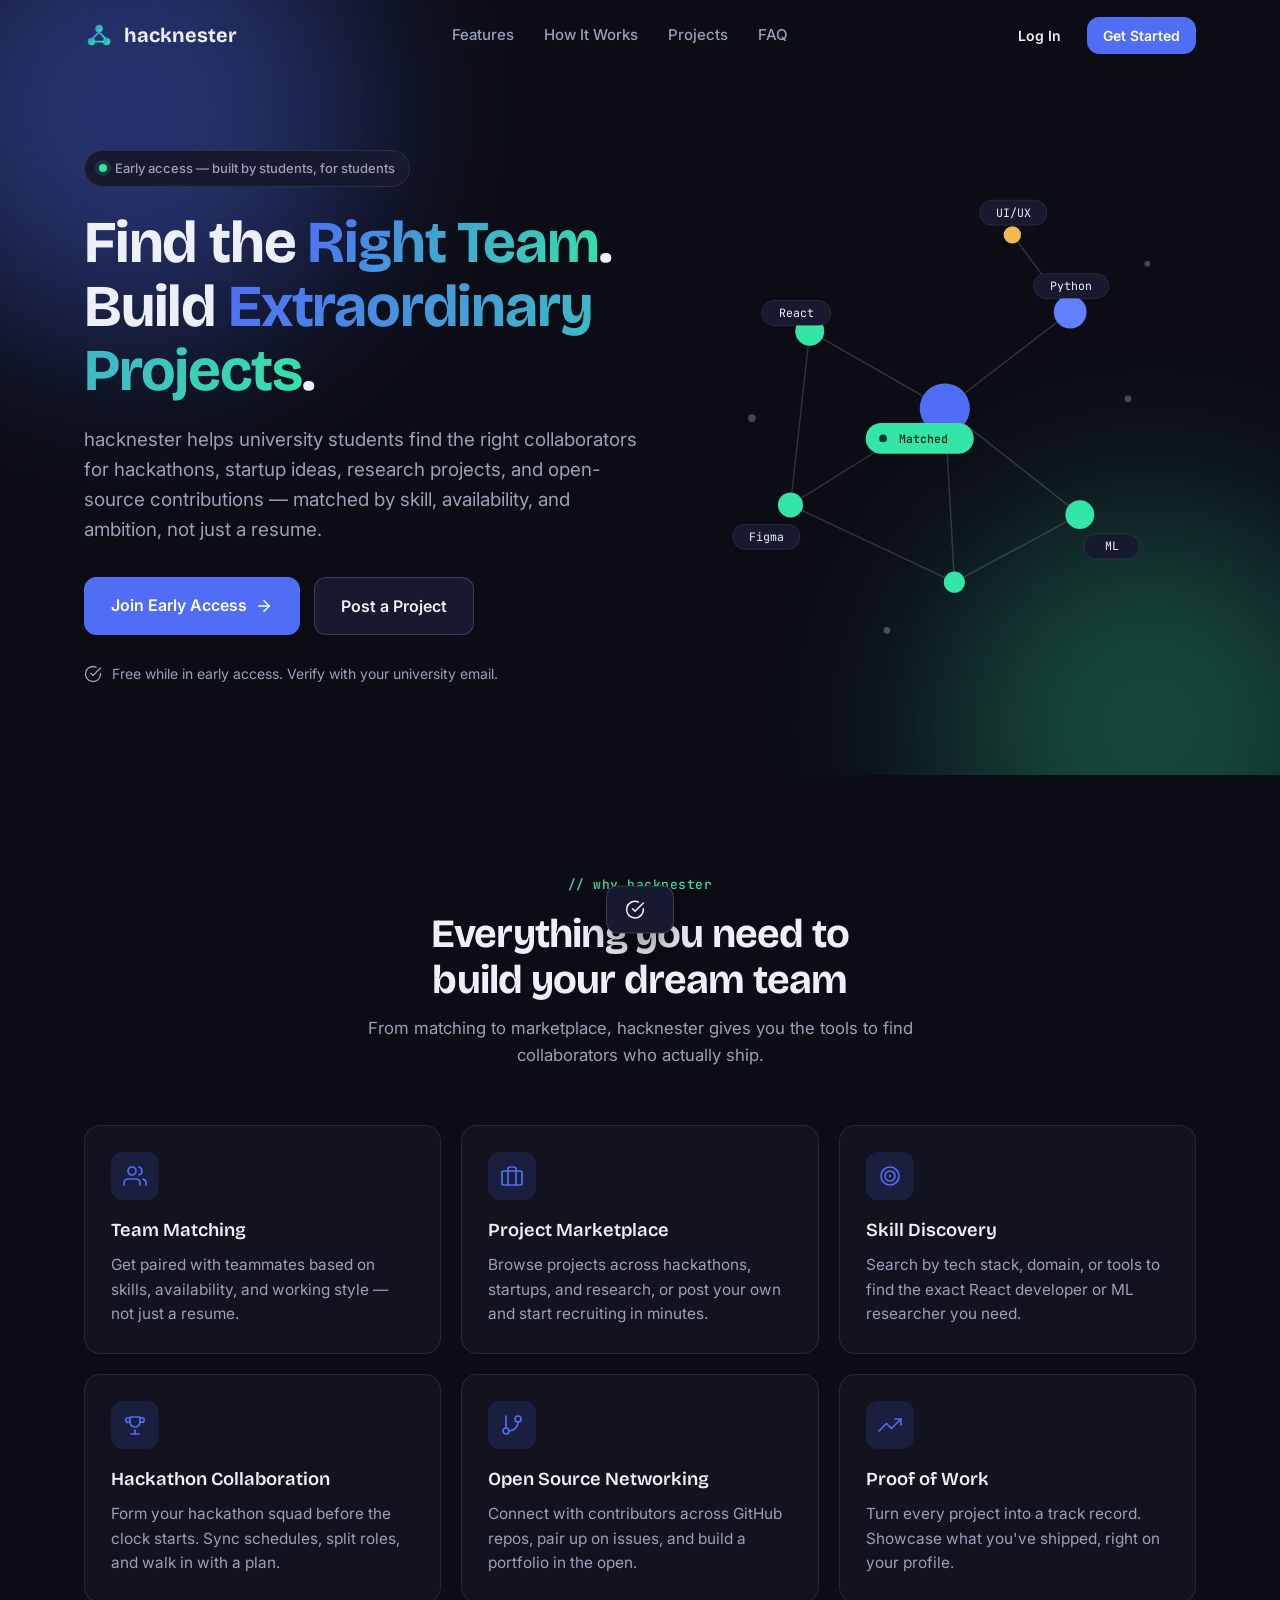
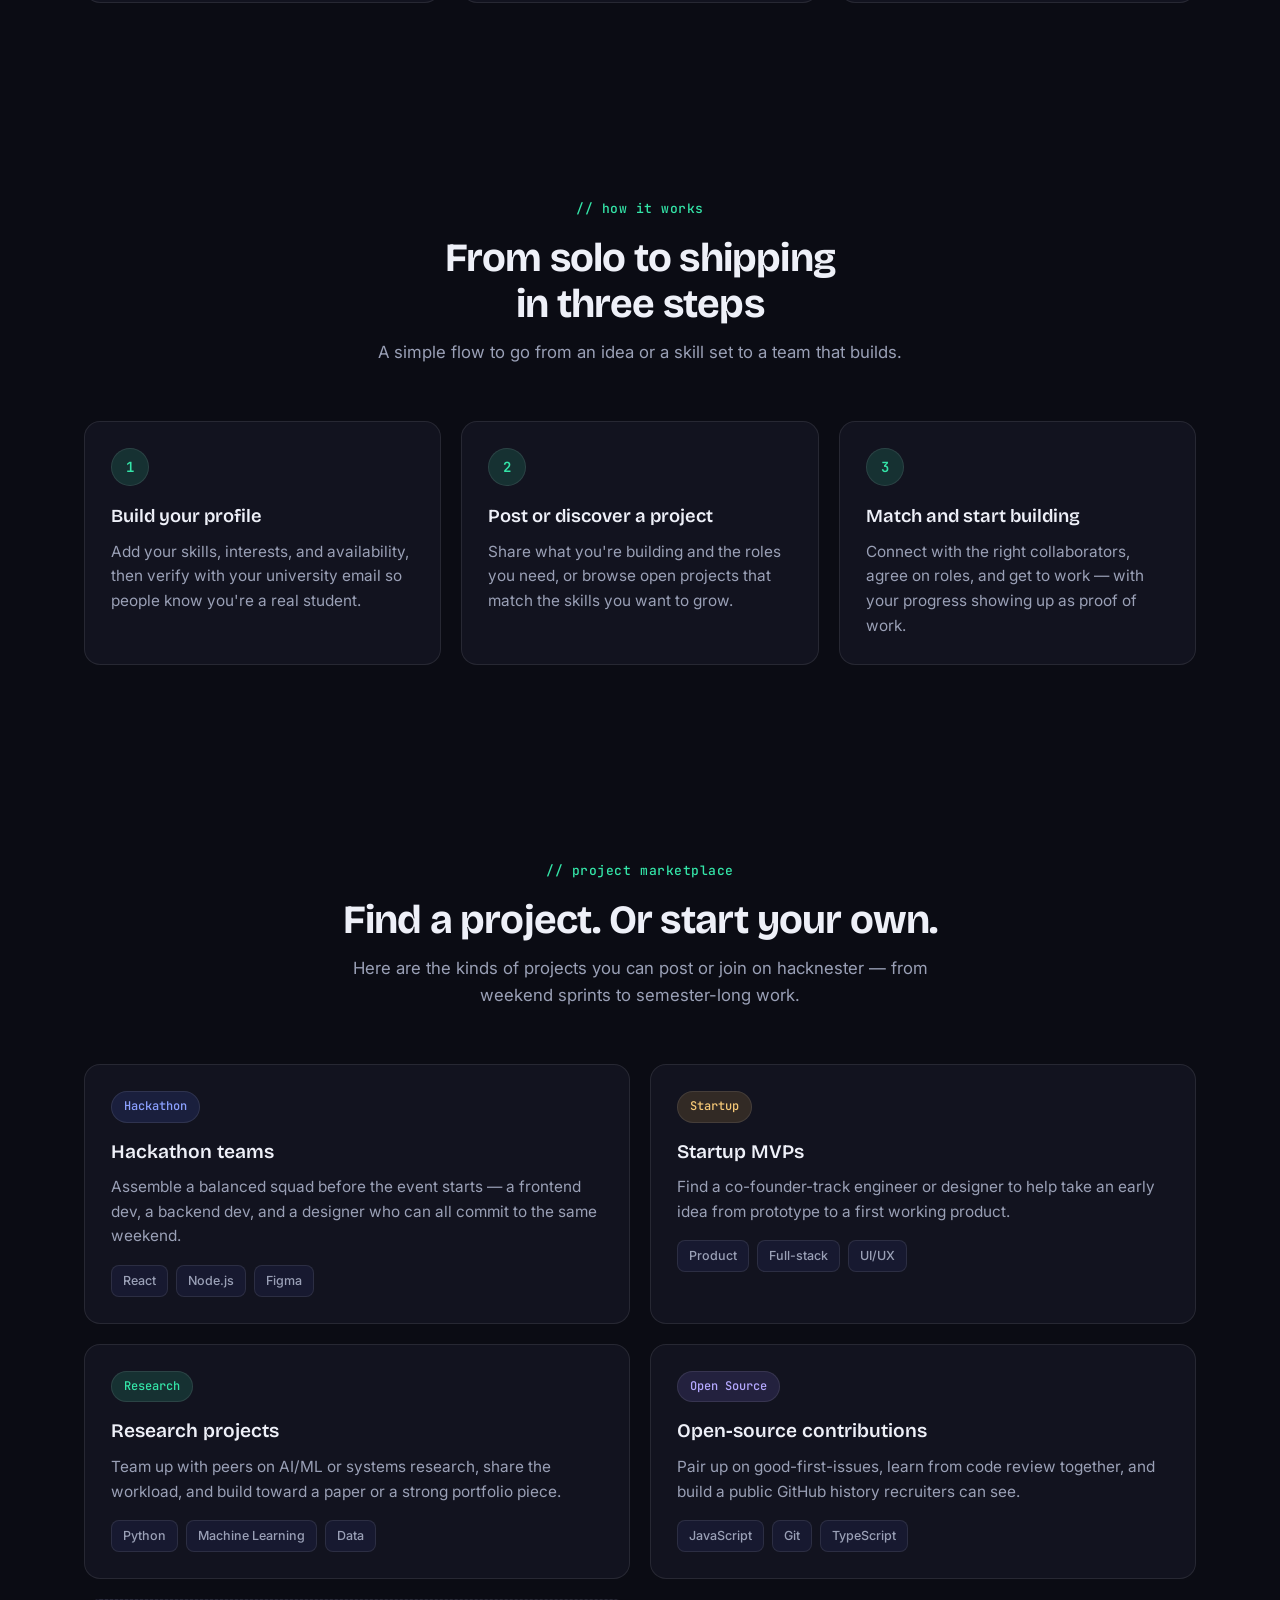
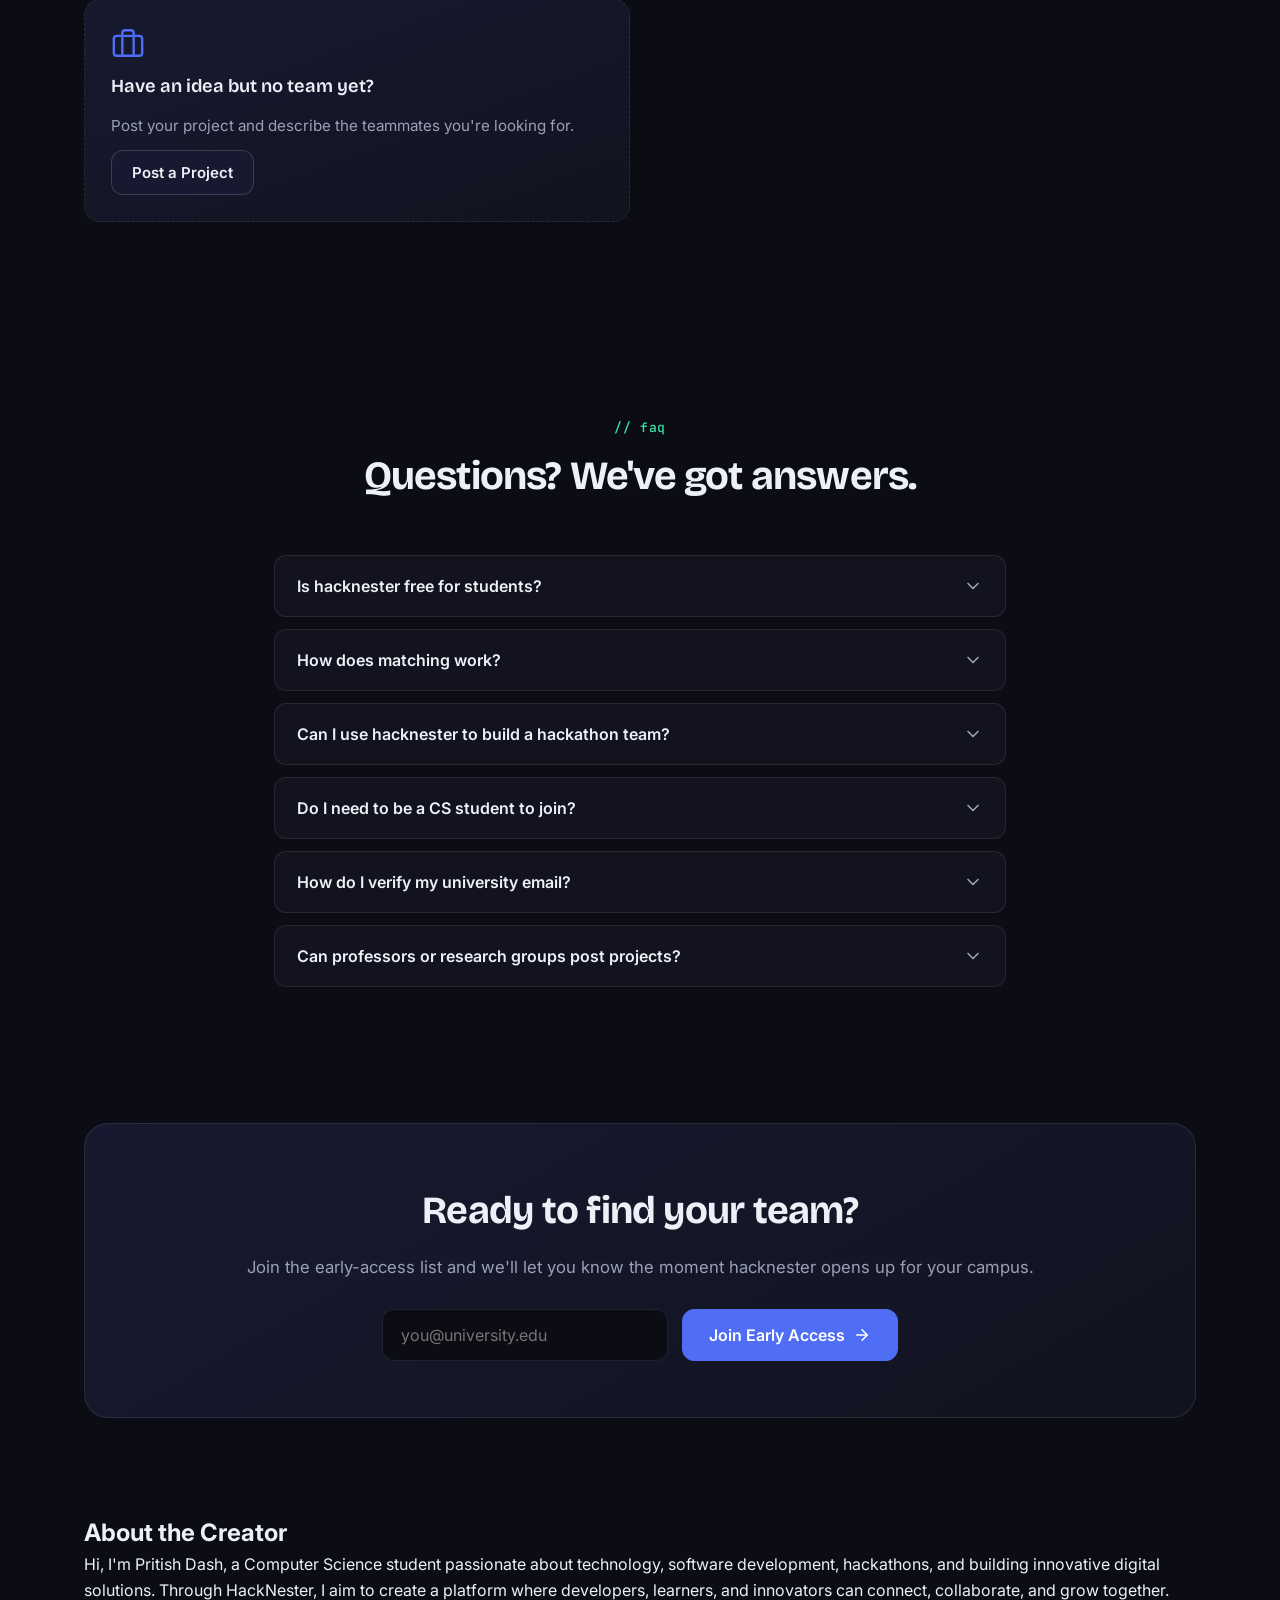
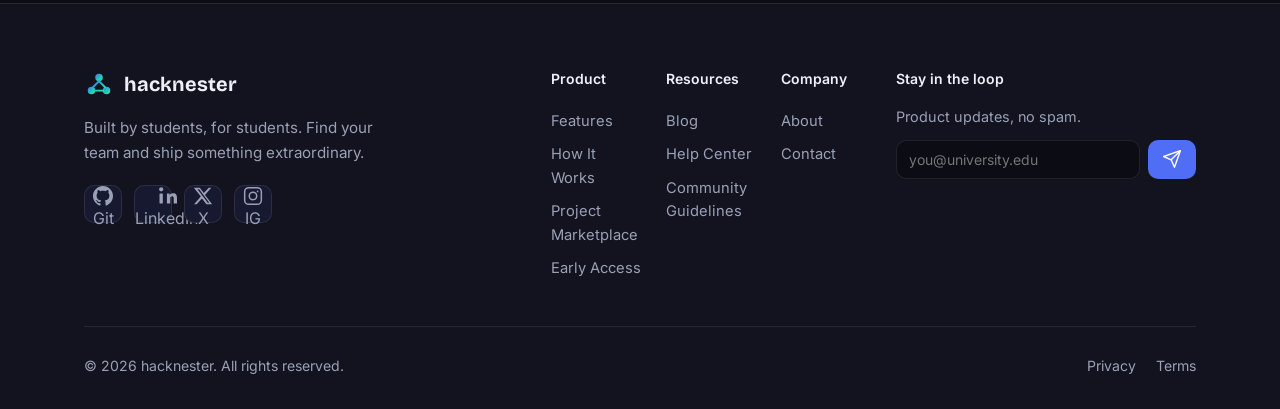
<file: index.html>
<!DOCTYPE html>
<html lang="en">
<head>
<meta charset="UTF-8">
<meta name="viewport" content="width=device-width, initial-scale=1.0">
<title>hacknester — Find Your Team. Build Extraordinary Projects.</title>
<meta name="description" content="hacknester helps university students find teammates for hackathons, startup ideas, research projects, and open-source contributions — matched by skill, availability, and ambition.">
<meta name="theme-color" content="#0b0c14">
<meta property="og:title" content="hacknester — Find Your Team. Build Extraordinary Projects.">
<meta property="og:description" content="The platform where university students find collaborators for hackathons, startups, research and open source.">
<meta property="og:type" content="website">
<link rel="icon" href="data:image/svg+xml,%3Csvg xmlns='http://www.w3.org/2000/svg' viewBox='0 0 32 32'%3E%3Crect width='32' height='32' rx='9' fill='%234F6DF5'/%3E%3Ccircle cx='16' cy='9' r='3.6' fill='%23fff'/%3E%3Ccircle cx='9' cy='22' r='3.6' fill='%2334E5A8'/%3E%3Ccircle cx='23' cy='22' r='3.6' fill='%2334E5A8'/%3E%3Cpath d='M16 12.6L10.6 19M16 12.6L21.4 19M11.6 22H20.4' stroke='%23fff' stroke-width='1.6' stroke-linecap='round'/%3E%3C/svg%3E">
<link rel="preconnect" href="https://fonts.googleapis.com">
<link rel="preconnect" href="https://fonts.gstatic.com" crossorigin>
<link href="https://fonts.googleapis.com/css2?family=Bricolage+Grotesque:wght@400..800&family=Inter:wght@400;500;600;700&family=JetBrains+Mono:wght@400;500;600&display=swap" rel="stylesheet">
<link rel="stylesheet" href="style.css">
</head>
<body>

<!-- ============================================
     HIDDEN SVG SPRITE
============================================= -->
<svg width="0" height="0" style="position:absolute" aria-hidden="true">
<defs>
<linearGradient id="logoGrad" x1="0%" y1="0%" x2="100%" y2="100%">
<stop offset="0%" stop-color="#4F6DF5"/><stop offset="55%" stop-color="#22C7B8"/><stop offset="100%" stop-color="#34E5A8"/>
</linearGradient>
</defs>
<symbol id="icon-logo" viewBox="0 0 32 32">
<circle cx="16" cy="9" r="4" fill="url(#logoGrad)"/><circle cx="8" cy="23" r="4" fill="url(#logoGrad)"/><circle cx="24" cy="23" r="4" fill="url(#logoGrad)"/>
<path d="M16 13L9.5 19.5M16 13L22.5 19.5M11.5 23H20.5" stroke="url(#logoGrad)" stroke-width="2" stroke-linecap="round"/>
</symbol>
<symbol id="icon-github" viewBox="0 0 24 24" fill="currentColor" stroke="none"><path d="M12 0c-6.626 0-12 5.373-12 12 0 5.302 3.438 9.8 8.207 11.387.599.111.793-.261.793-.577v-2.234c-3.338.726-4.033-1.416-4.033-1.416-.546-1.387-1.333-1.756-1.333-1.756-1.089-.745.083-.729.083-.729 1.205.084 1.839 1.237 1.839 1.237 1.07 1.834 2.807 1.304 3.492.997.107-.775.418-1.305.762-1.604-2.665-.305-5.467-1.334-5.467-5.931 0-1.311.469-2.381 1.236-3.221-.124-.303-.535-1.524.117-3.176 0 0 1.008-.322 3.301 1.23.957-.266 1.983-.399 3.003-.404 1.02.005 2.047.138 3.006.404 2.291-1.552 3.297-1.23 3.297-1.230.653 1.653.242 2.874.118 3.176.77.84 1.235 1.911 1.235 3.221 0 4.609-2.807 5.624-5.479 5.921.43.372.823 1.102.823 2.222v3.293c0 .319.192.694.801.576 4.765-1.589 8.199-6.086 8.199-11.386 0-6.627-5.373-12-12-12z"/></symbol>
<symbol id="icon-linkedin" viewBox="0 0 24 24" fill="currentColor" stroke="none"><rect x="3" y="9" width="4" height="12" rx="0.5"/><circle cx="5" cy="4" r="2.5"/><path d="M11 9h4v2.2c.7-1.4 2.1-2.5 4.2-2.5 4 0 4.8 2.5 4.8 5.9V21h-4v-5.7c0-1.4 0-3.1-1.9-3.1s-2.2 1.5-2.2 3v5.8h-4V9z"/></symbol>
<symbol id="icon-twitter" viewBox="0 0 24 24" fill="currentColor" stroke="none"><path d="M18.9 2H22l-7.6 8.7L23 22h-6.9l-5.4-6.9L4.4 22H1.3l8.1-9.3L1 2h7.1l4.9 6.3L18.9 2zm-1.2 18h1.9L7.4 4H5.4l12.3 16z"/></symbol>
<symbol id="icon-instagram" viewBox="0 0 24 24" fill="none" stroke="currentColor" stroke-width="1.8" stroke-linecap="round" stroke-linejoin="round"><rect x="2" y="2" width="20" height="20" rx="5"/><circle cx="12" cy="12" r="4.5"/><circle cx="17.5" cy="6.5" r="1" fill="currentColor" stroke="none"/></symbol>
<symbol id="icon-chevron" viewBox="0 0 24 24" fill="none" stroke="currentColor" stroke-width="2" stroke-linecap="round" stroke-linejoin="round"><polyline points="6 9 12 15 18 9"/></symbol>
<symbol id="icon-arrow-right" viewBox="0 0 24 24" fill="none" stroke="currentColor" stroke-width="2" stroke-linecap="round" stroke-linejoin="round"><line x1="5" y1="12" x2="19" y2="12"/><polyline points="12 5 19 12 12 19"/></symbol>
<symbol id="icon-arrow-up" viewBox="0 0 24 24" fill="none" stroke="currentColor" stroke-width="2" stroke-linecap="round" stroke-linejoin="round"><line x1="12" y1="19" x2="12" y2="5"/><polyline points="5 12 12 5 19 12"/></symbol>
<symbol id="icon-users" viewBox="0 0 24 24" fill="none" stroke="currentColor" stroke-width="1.7" stroke-linecap="round" stroke-linejoin="round"><path d="M17 21v-2a4 4 0 0 0-4-4H5a4 4 0 0 0-4 4v2"/><circle cx="9" cy="7" r="4"/><path d="M23 21v-2a4 4 0 0 0-3-3.87"/><path d="M16 3.13a4 4 0 0 1 0 7.75"/></symbol>
<symbol id="icon-briefcase" viewBox="0 0 24 24" fill="none" stroke="currentColor" stroke-width="1.7" stroke-linecap="round" stroke-linejoin="round"><rect x="2" y="7" width="20" height="14" rx="2"/><path d="M16 21V5a2 2 0 0 0-2-2h-4a2 2 0 0 0-2 2v16"/></symbol>
<symbol id="icon-target" viewBox="0 0 24 24" fill="none" stroke="currentColor" stroke-width="1.7"><circle cx="12" cy="12" r="9"/><circle cx="12" cy="12" r="5"/><circle cx="12" cy="12" r="1.2" fill="currentColor" stroke="none"/></symbol>
<symbol id="icon-trophy" viewBox="0 0 24 24" fill="none" stroke="currentColor" stroke-width="1.7" stroke-linecap="round" stroke-linejoin="round"><path d="M8 21h8M12 17v4M7 4h10v5a5 5 0 0 1-10 0V4z"/><path d="M17 5h3a2 2 0 0 1-2 4h-1M7 5H4a2 2 0 0 0 2 4h1"/></symbol>
<symbol id="icon-git-branch" viewBox="0 0 24 24" fill="none" stroke="currentColor" stroke-width="1.7" stroke-linecap="round" stroke-linejoin="round"><line x1="6" y1="3" x2="6" y2="15"/><circle cx="18" cy="6" r="3"/><circle cx="6" cy="18" r="3"/><path d="M18 9a9 9 0 0 1-9 9"/></symbol>
<symbol id="icon-trending-up" viewBox="0 0 24 24" fill="none" stroke="currentColor" stroke-width="1.7" stroke-linecap="round" stroke-linejoin="round"><polyline points="23 6 13.5 15.5 8.5 10.5 1 18"/><polyline points="17 6 23 6 23 12"/></symbol>
<symbol id="icon-send" viewBox="0 0 24 24" fill="none" stroke="currentColor" stroke-width="1.7" stroke-linecap="round" stroke-linejoin="round"><line x1="22" y1="2" x2="11" y2="13"/><polygon points="22 2 15 22 11 13 2 9 22 2"/></symbol>
<symbol id="icon-check-circle" viewBox="0 0 24 24" fill="none" stroke="currentColor" stroke-width="1.8" stroke-linecap="round" stroke-linejoin="round"><path d="M22 11.08V12a10 10 0 1 1-5.93-9.14"/><polyline points="22 4 12 14.01 9 11.01"/></symbol>
<symbol id="icon-close" viewBox="0 0 24 24" fill="none" stroke="currentColor" stroke-width="2" stroke-linecap="round"><line x1="18" y1="6" x2="6" y2="18"/><line x1="6" y1="6" x2="18" y2="18"/></symbol>
</svg>

<!-- ============================================
     NAVBAR
============================================= -->
<header class="navbar" id="navbar">
  <div class="container navbar-inner">
    <a href="#home" class="logo">
      <svg class="logo-mark"><use href="#icon-logo"></use></svg>
      <span>hacknester</span>
    </a>
    <nav class="nav-links" aria-label="Primary">
      <a href="#features" class="nav-link">Features</a>
      <a href="#how" class="nav-link">How It Works</a>
      <a href="#projects" class="nav-link">Projects</a>
      <a href="#faq" class="nav-link">FAQ</a>
    </nav>
    <div class="navbar-actions">
      <button type="button" class="btn btn-ghost btn-sm" data-toast="Sign-in isn't available yet — hacknester is in early access.">Log In</button>
      <button type="button" class="btn btn-primary btn-sm" data-toast="Thanks for your interest! Join the early-access list below.">Get Started</button>
      <button type="button" class="hamburger" id="hamburgerBtn" aria-label="Open menu" aria-expanded="false" aria-controls="mobileMenu">
        <span></span><span></span><span></span>
      </button>
    </div>
  </div>
</header>

<!-- MOBILE MENU -->
<div class="mobile-menu" id="mobileMenu">
  <nav class="mobile-nav-links" aria-label="Mobile">
    <a href="#features">Features</a>
    <a href="#how">How It Works</a>
    <a href="#projects">Projects</a>
    <a href="#faq">FAQ</a>
  </nav>
  <div class="mobile-menu-actions">
    <button type="button" class="btn btn-ghost" data-toast="Sign-in isn't available yet — hacknester is in early access.">Log In</button>
    <button type="button" class="btn btn-primary" data-toast="Thanks for your interest! Join the early-access list below.">Get Started</button>
  </div>
</div>

<main>

<!-- ============================================
     1. HERO
============================================= -->
<section class="hero" id="home">
  <div class="hero-bg" aria-hidden="true">
    <div class="glow glow-1"></div>
    <div class="glow glow-2"></div>
  </div>
  <div class="container hero-container">
    <div class="hero-content">
      <div class="badge"><span class="badge-dot"></span>Early access — built by students, for students</div>
      <h1 class="hero-title">Find the <span class="text-gradient">Right Team</span>.<br>Build <span class="text-gradient">Extraordinary Projects</span>.</h1>
      <p class="hero-subtitle">hacknester helps university students find the right collaborators for hackathons, startup ideas, research projects, and open-source contributions — matched by skill, availability, and ambition, not just a resume.</p>
      <div class="hero-cta">
        <a href="#waitlist" class="btn btn-primary btn-lg">Join Early Access <svg class="icon"><use href="#icon-arrow-right"></use></svg></a>
        <button type="button" class="btn btn-secondary btn-lg" data-open-modal>Post a Project</button>
      </div>
      <div class="hero-note">
        <svg class="icon"><use href="#icon-check-circle"></use></svg>
        <span>Free while in early access. Verify with your university email.</span>
      </div>
    </div>

    <div class="hero-visual" aria-hidden="true">
      <svg class="network-graph" viewBox="0 0 520 500" fill="none">
        <line class="edge" x1="260" y1="240" x2="120" y2="160"/>
        <line class="edge" x1="260" y1="240" x2="390" y2="140"/>
        <line class="edge" x1="260" y1="240" x2="100" y2="340"/>
        <line class="edge" x1="260" y1="240" x2="400" y2="350"/>
        <line class="edge" x1="120" y1="160" x2="100" y2="340"/>
        <line class="edge" x1="390" y1="140" x2="330" y2="60"/>
        <line class="edge" x1="400" y1="350" x2="270" y2="420"/>
        <line class="edge" x1="270" y1="420" x2="100" y2="340"/>
        <line class="edge" x1="260" y1="240" x2="270" y2="420"/>
        <circle class="node node-ambient" cx="60" cy="250" r="4"/>
        <circle class="node node-ambient" cx="450" cy="230" r="3.5"/>
        <circle class="node node-ambient" cx="200" cy="470" r="3.5"/>
        <circle class="node node-ambient" cx="470" cy="90" r="3"/>
        <circle class="node node-hub" cx="260" cy="240" r="26"/>
        <circle class="node node-green" cx="120" cy="160" r="15"/>
        <circle class="node node-blue" cx="390" cy="140" r="17"/>
        <circle class="node node-green" cx="100" cy="340" r="13"/>
        <circle class="node node-teal" cx="400" cy="350" r="15"/>
        <circle class="node node-green" cx="270" cy="420" r="11"/>
        <circle class="node node-amber" cx="330" cy="60" r="9"/>
        <g class="node-label"><rect x="70" y="128" width="72" height="26" rx="13"/><text x="106" y="145" text-anchor="middle">React</text></g>
        <g class="node-label"><rect x="352" y="100" width="78" height="26" rx="13"/><text x="391" y="117" text-anchor="middle">Python</text></g>
        <g class="node-label"><rect x="40" y="360" width="70" height="26" rx="13"/><text x="75" y="377" text-anchor="middle">Figma</text></g>
        <g class="node-label"><rect x="404" y="370" width="58" height="26" rx="13"/><text x="433" y="387" text-anchor="middle">ML</text></g>
        <g class="node-label"><rect x="296" y="24" width="70" height="26" rx="13"/><text x="331" y="41" text-anchor="middle">UI/UX</text></g>
        <g class="match-chip"><rect x="178" y="255" width="112" height="32" rx="16"/><circle cx="196" cy="271" r="4"/><text x="238" y="276" text-anchor="middle">Matched</text></g>
      </svg>
    </div>
  </div>
</section>

<!-- ============================================
     2. FEATURES
============================================= -->
<section class="features section" id="features">
  <div class="container">
    <div class="section-header reveal">
      <span class="eyebrow">// why hacknester</span>
      <h2 class="section-title">Everything you need to build your dream team</h2>
      <p class="section-subtitle">From matching to marketplace, hacknester gives you the tools to find collaborators who actually ship.</p>
    </div>
    <div class="features-grid">
      <div class="feature-card glow-card reveal">
        <div class="feature-icon"><svg class="icon"><use href="#icon-users"></use></svg></div>
        <h3 class="feature-title">Team Matching</h3>
        <p class="feature-desc">Get paired with teammates based on skills, availability, and working style — not just a resume.</p>
      </div>
      <div class="feature-card glow-card reveal">
        <div class="feature-icon"><svg class="icon"><use href="#icon-briefcase"></use></svg></div>
        <h3 class="feature-title">Project Marketplace</h3>
        <p class="feature-desc">Browse projects across hackathons, startups, and research, or post your own and start recruiting in minutes.</p>
      </div>
      <div class="feature-card glow-card reveal">
        <div class="feature-icon"><svg class="icon"><use href="#icon-target"></use></svg></div>
        <h3 class="feature-title">Skill Discovery</h3>
        <p class="feature-desc">Search by tech stack, domain, or tools to find the exact React developer or ML researcher you need.</p>
      </div>
      <div class="feature-card glow-card reveal">
        <div class="feature-icon"><svg class="icon"><use href="#icon-trophy"></use></svg></div>
        <h3 class="feature-title">Hackathon Collaboration</h3>
        <p class="feature-desc">Form your hackathon squad before the clock starts. Sync schedules, split roles, and walk in with a plan.</p>
      </div>
      <div class="feature-card glow-card reveal">
        <div class="feature-icon"><svg class="icon"><use href="#icon-git-branch"></use></svg></div>
        <h3 class="feature-title">Open Source Networking</h3>
        <p class="feature-desc">Connect with contributors across GitHub repos, pair up on issues, and build a portfolio in the open.</p>
      </div>
      <div class="feature-card glow-card reveal">
        <div class="feature-icon"><svg class="icon"><use href="#icon-trending-up"></use></svg></div>
        <h3 class="feature-title">Proof of Work</h3>
        <p class="feature-desc">Turn every project into a track record. Showcase what you've shipped, right on your profile.</p>
      </div>
    </div>
  </div>
</section>

<!-- ============================================
     3. HOW IT WORKS
============================================= -->
<section class="how section" id="how">
  <div class="container">
    <div class="section-header reveal">
      <span class="eyebrow">// how it works</span>
      <h2 class="section-title">From solo to shipping in three steps</h2>
      <p class="section-subtitle">A simple flow to go from an idea or a skill set to a team that builds.</p>
    </div>
    <div class="steps-grid">
      <div class="step-card glow-card reveal">
        <div class="step-num">1</div>
        <h3>Build your profile</h3>
        <p>Add your skills, interests, and availability, then verify with your university email so people know you're a real student.</p>
      </div>
      <div class="step-card glow-card reveal">
        <div class="step-num">2</div>
        <h3>Post or discover a project</h3>
        <p>Share what you're building and the roles you need, or browse open projects that match the skills you want to grow.</p>
      </div>
      <div class="step-card glow-card reveal">
        <div class="step-num">3</div>
        <h3>Match and start building</h3>
        <p>Connect with the right collaborators, agree on roles, and get to work — with your progress showing up as proof of work.</p>
      </div>
    </div>
  </div>
</section>

<!-- ============================================
     4. PROJECT TYPES
============================================= -->
<section class="projects section" id="projects">
  <div class="container">
    <div class="section-header reveal">
      <span class="eyebrow">// project marketplace</span>
      <h2 class="section-title">Find a project. Or start your own.</h2>
      <p class="section-subtitle">Here are the kinds of projects you can post or join on hacknester — from weekend sprints to semester-long work.</p>
    </div>
    <div class="projects-grid">
      <article class="project-card glow-card reveal">
        <span class="project-category cat-hackathon">Hackathon</span>
        <h3 class="project-title">Hackathon teams</h3>
        <p class="project-desc">Assemble a balanced squad before the event starts — a frontend dev, a backend dev, and a designer who can all commit to the same weekend.</p>
        <div class="skill-tags">
          <span class="skill-tag">React</span><span class="skill-tag">Node.js</span><span class="skill-tag">Figma</span>
        </div>
      </article>
      <article class="project-card glow-card reveal">
        <span class="project-category cat-startup">Startup</span>
        <h3 class="project-title">Startup MVPs</h3>
        <p class="project-desc">Find a co-founder-track engineer or designer to help take an early idea from prototype to a first working product.</p>
        <div class="skill-tags">
          <span class="skill-tag">Product</span><span class="skill-tag">Full-stack</span><span class="skill-tag">UI/UX</span>
        </div>
      </article>
      <article class="project-card glow-card reveal">
        <span class="project-category cat-research">Research</span>
        <h3 class="project-title">Research projects</h3>
        <p class="project-desc">Team up with peers on AI/ML or systems research, share the workload, and build toward a paper or a strong portfolio piece.</p>
        <div class="skill-tags">
          <span class="skill-tag">Python</span><span class="skill-tag">Machine Learning</span><span class="skill-tag">Data</span>
        </div>
      </article>
      <article class="project-card glow-card reveal">
        <span class="project-category cat-opensource">Open Source</span>
        <h3 class="project-title">Open-source contributions</h3>
        <p class="project-desc">Pair up on good-first-issues, learn from code review together, and build a public GitHub history recruiters can see.</p>
        <div class="skill-tags">
          <span class="skill-tag">JavaScript</span><span class="skill-tag">Git</span><span class="skill-tag">TypeScript</span>
        </div>
      </article>
      <article class="project-card project-card-cta glow-card reveal">
        <div class="project-cta-inner">
          <svg class="icon icon-lg"><use href="#icon-briefcase"></use></svg>
          <h3>Have an idea but no team yet?</h3>
          <p>Post your project and describe the teammates you're looking for.</p>
          <button type="button" class="btn btn-secondary" data-open-modal>Post a Project</button>
        </div>
      </article>
    </div>
  </div>
</section>

<!-- ============================================
     5. FAQ
============================================= -->
<section class="faq section" id="faq">
  <div class="container container-narrow">
    <div class="section-header reveal">
      <span class="eyebrow">// faq</span>
      <h2 class="section-title">Questions? We've got answers.</h2>
    </div>
    <div class="faq-list reveal">
      <div class="faq-item">
        <h3 class="faq-question-wrap"><button type="button" class="faq-question" aria-expanded="false">Is hacknester free for students?<svg class="icon faq-icon"><use href="#icon-chevron"></use></svg></button></h3>
        <div class="faq-answer"><p>Yes. hacknester is free for verified students during early access, including core features like matching, search, and project posting.</p></div>
      </div>
      <div class="faq-item">
        <h3 class="faq-question-wrap"><button type="button" class="faq-question" aria-expanded="false">How does matching work?<svg class="icon faq-icon"><use href="#icon-chevron"></use></svg></button></h3>
        <div class="faq-answer"><p>We match on skills, availability, and project interests — not just keywords on a profile. As you use hacknester and collaborate, your matches get more relevant.</p></div>
      </div>
      <div class="faq-item">
        <h3 class="faq-question-wrap"><button type="button" class="faq-question" aria-expanded="false">Can I use hacknester to build a hackathon team?<svg class="icon faq-icon"><use href="#icon-chevron"></use></svg></button></h3>
        <div class="faq-answer"><p>Yes. Team formation for hackathons is one of the core things hacknester is designed for — post the roles you need and connect with people who can commit.</p></div>
      </div>
      <div class="faq-item">
        <h3 class="faq-question-wrap"><button type="button" class="faq-question" aria-expanded="false">Do I need to be a CS student to join?<svg class="icon faq-icon"><use href="#icon-chevron"></use></svg></button></h3>
        <div class="faq-answer"><p>No. hacknester is open to students from design, business, and other engineering backgrounds who want to build real projects with a team.</p></div>
      </div>
      <div class="faq-item">
        <h3 class="faq-question-wrap"><button type="button" class="faq-question" aria-expanded="false">How do I verify my university email?<svg class="icon faq-icon"><use href="#icon-chevron"></use></svg></button></h3>
        <div class="faq-answer"><p>During sign-up we send a one-time verification link to your official university-issued email address. It only takes a minute.</p></div>
      </div>
      <div class="faq-item">
        <h3 class="faq-question-wrap"><button type="button" class="faq-question" aria-expanded="false">Can professors or research groups post projects?<svg class="icon faq-icon"><use href="#icon-chevron"></use></svg></button></h3>
        <div class="faq-answer"><p>That's on the roadmap. We plan to let faculty and research groups create verified profiles to recruit student collaborators.</p></div>
      </div>
    </div>
  </div>
</section>

<!-- ============================================
     6. FINAL CTA / WAITLIST
============================================= -->
<section class="final-cta" id="waitlist">
  <div class="container">
    <div class="final-cta-box reveal">
      <h2>Ready to find your team?</h2>
      <p>Join the early-access list and we'll let you know the moment hacknester opens up for your campus.</p>
      <form class="final-cta-buttons" id="waitlistForm">
        <input type="email" placeholder="you@university.edu" required aria-label="University email"
          style="background:var(--bg);border:1px solid var(--border);border-radius:12px;padding:15px 18px;color:var(--text);font-family:inherit;font-size:16px;min-width:260px">
        <button type="submit" class="btn btn-primary btn-lg">Join Early Access <svg class="icon"><use href="#icon-arrow-right"></use></svg></button>
      </form>
    </div>
  </div>
</section>

<!-- ============================================
     ABOUT THE CREATOR
============================================= -->
<section id="about-me" class="about-me">
    <div class="container">
        <h2>About the Creator</h2>
        <p>
            Hi, I'm Pritish Dash, a Computer Science student passionate about
            technology, software development, hackathons, and building innovative
            digital solutions. Through HackNester, I aim to create a platform where
            developers, learners, and innovators can connect, collaborate, and grow
            together.
        </p>
    </div>
</section>



</main>

<!-- ============================================
     FOOTER
============================================= -->
<footer class="footer">
  <div class="container">
    <div class="footer-top">
      <div class="footer-brand">
        <a href="#home" class="logo"><svg class="logo-mark"><use href="#icon-logo"></use></svg><span>hacknester</span></a>
        <p>Built by students, for students. Find your team and ship something extraordinary.</p>
       <div class="footer-social">
    <a href="https://github.com/pritishdash777" target="_blank" class="social-link" aria-label="GitHub">
        <svg class="icon"><use href="#icon-github"></use></svg>
        <span>Git</span>
    </a>
    <a href="https://www.linkedin.com/in/pritish-dash-1a1a5b294/" target="_blank" class="social-link" aria-label="LinkedIn">
        <svg class="icon"><use href="#icon-linkedin"></use></svg>
        <span>LinkedIn</span>
    </a>
    <a href="https://x.com/pritish___1" target="_blank" class="social-link" aria-label="X / Twitter">
        <svg class="icon"><use href="#icon-twitter"></use></svg>
        <span>X</span>
    </a>
    <a href="https://instagram.com/lovemaniaco" target="_blank" class="social-link" aria-label="Instagram">
        <svg class="icon"><use href="#icon-instagram"></use></svg>
        <span>IG</span>
    </a>
</div>
      </div>
      <div class="footer-links-grid">
        <div class="footer-col">
          <h4>Product</h4>
          <a href="#features">Features</a>
          <a href="#how">How It Works</a>
          <a href="#projects">Project Marketplace</a>
          <a href="#waitlist">Early Access</a>
        </div>
        <div class="footer-col">
          <h4>Resources</h4>
          <a href="#" data-toast="This page isn't available yet.">Blog</a>
          <a href="#" data-toast="This page isn't available yet.">Help Center</a>
          <a href="#" data-toast="This page isn't available yet.">Community Guidelines</a>
        </div>
        <div class="footer-col">
          <h4>Company</h4>
          <a href="#" data-toast="This page isn't available yet.">About</a>
          <a href="#" data-toast="This page isn't available yet.">Contact</a>
        </div>
        <div class="footer-col footer-newsletter">
          <h4>Stay in the loop</h4>
          <p>Product updates, no spam.</p>
          <form class="newsletter-form" id="newsletterForm">
            <input type="email" placeholder="you@university.edu" required aria-label="Email address">
            <button type="submit" aria-label="Subscribe"><svg class="icon"><use href="#icon-send"></use></svg></button>
          </form>
        </div>
      </div>
    </div>
    <div class="footer-bottom">
      <p>&copy; <span id="year">2026</span> hacknester. All rights reserved.</p>
      <div class="footer-legal">
        <a href="#" data-toast="This page isn't available yet.">Privacy</a>
        <a href="#" data-toast="This page isn't available yet.">Terms</a>
      </div>
    </div>
  </div>
</footer>

<!-- CREATE PROJECT MODAL -->
<div class="modal" id="createProjectModal" role="dialog" aria-modal="true" aria-labelledby="modalTitle">
  <div class="modal-backdrop" data-close-modal></div>
  <div class="modal-box">
    <button type="button" class="modal-close" data-close-modal aria-label="Close dialog"><svg class="icon"><use href="#icon-close"></use></svg></button>
    <h3 id="modalTitle">Post a new project</h3>
    <p>Tell us what you're building — we'll help you find the right teammates.</p>
    <form id="createProjectForm">
      <div class="form-group">
        <label for="projTitle">Project title</label>
        <input type="text" id="projTitle" placeholder="e.g., AI-powered study planner" required>
      </div>
      <div class="form-row">
        <div class="form-group">
          <label for="projCategory">Category</label>
          <select id="projCategory">
            <option>Hackathon</option><option>Startup MVP</option><option>Research</option><option>Open Source</option>
          </select>
        </div>
        <div class="form-group">
          <label for="projTeamSize">Team size needed</label>
          <input type="number" id="projTeamSize" min="1" max="20" placeholder="4">
        </div>
      </div>
      <div class="form-group">
        <label for="projSkills">Skills needed</label>
        <input type="text" id="projSkills" placeholder="e.g., React, Figma, Python">
      </div>
      <div class="form-group">
        <label for="projDesc">Project description</label>
        <textarea id="projDesc" rows="3" placeholder="Tell potential teammates what you're building and what you need help with…"></textarea>
      </div>
      <button type="submit" class="btn btn-primary btn-full">Post Project <svg class="icon"><use href="#icon-send"></use></svg></button>
    </form>
  </div>
</div>

<!-- TOAST + BACK TO TOP -->
<div class="toast" id="toast" role="status" aria-live="polite">
  <svg class="icon"><use href="#icon-check-circle"></use></svg>
  <span class="toast-message"></span>
</div>
<button type="button" class="back-to-top" id="backToTop" aria-label="Back to top">
  <svg class="icon"><use href="#icon-arrow-up"></use></svg>
</button>
<script src="script.js"></script>
</body>
</html>
</file>
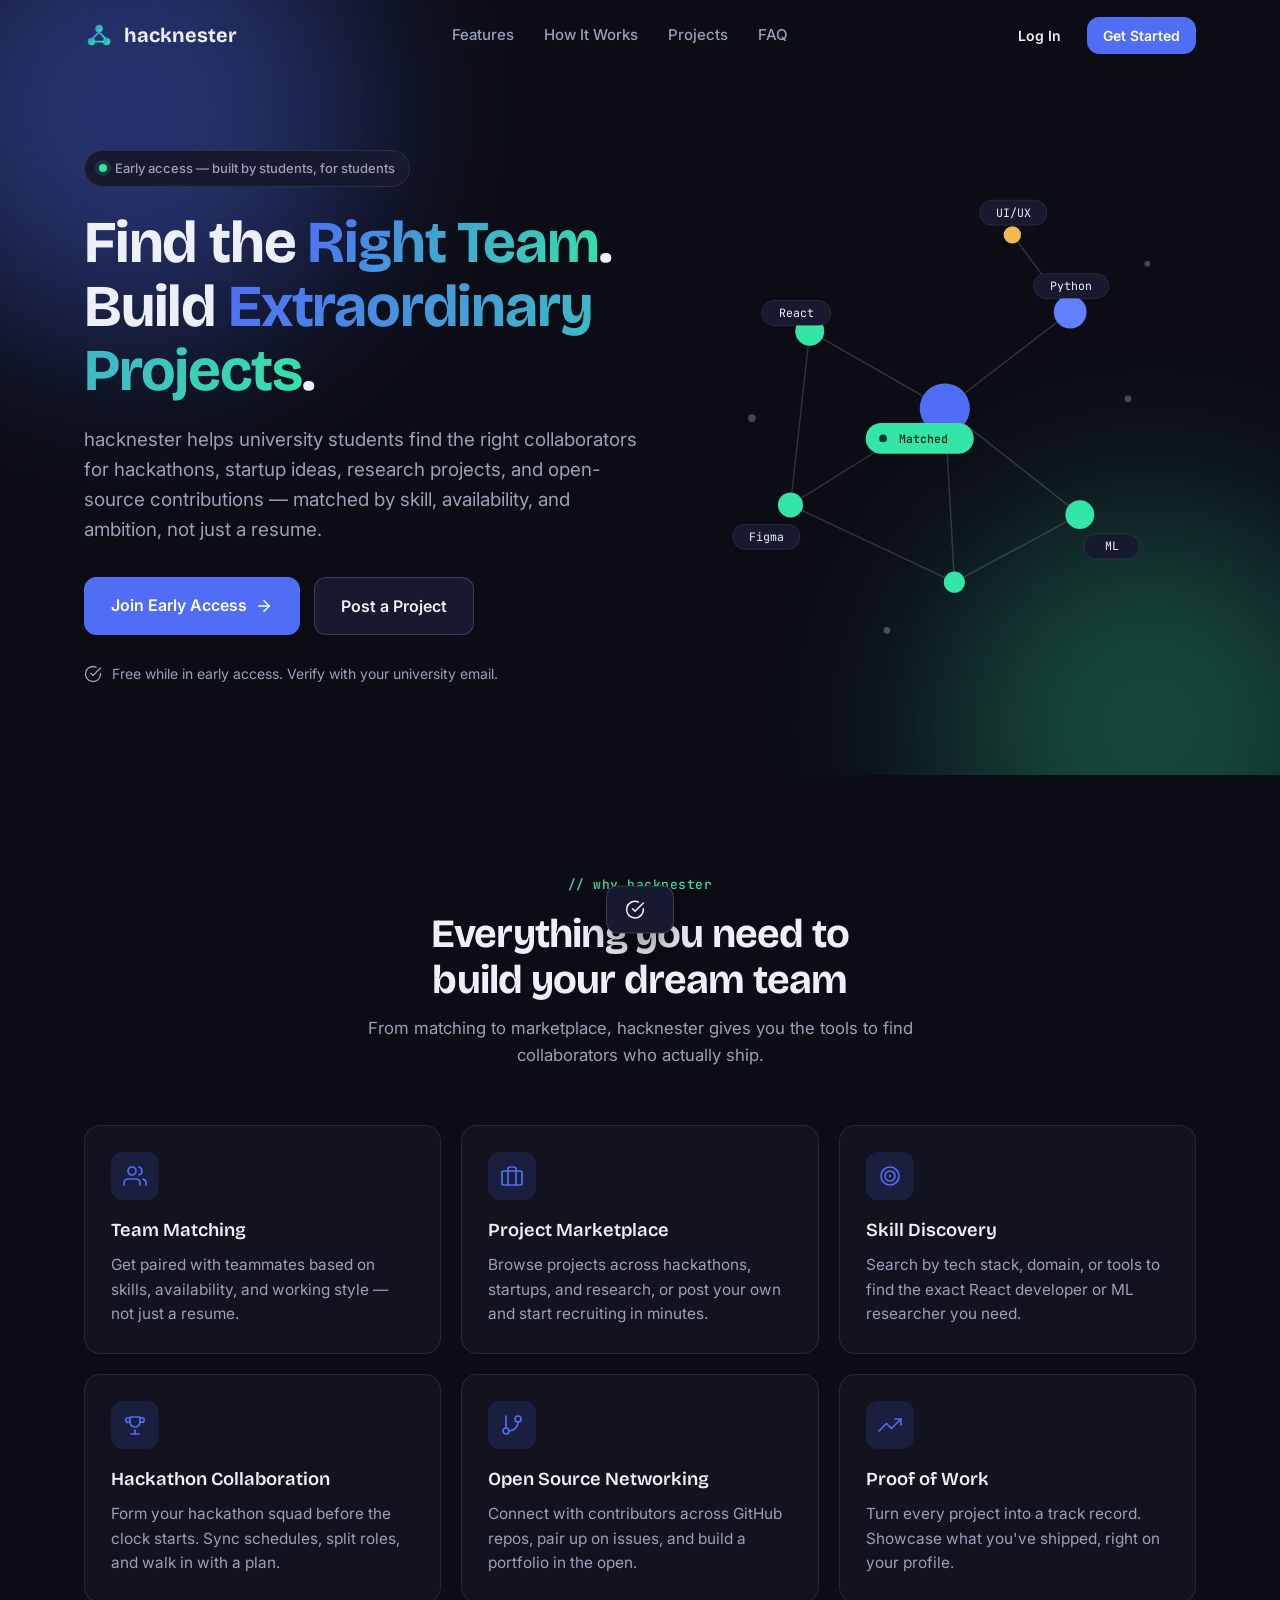
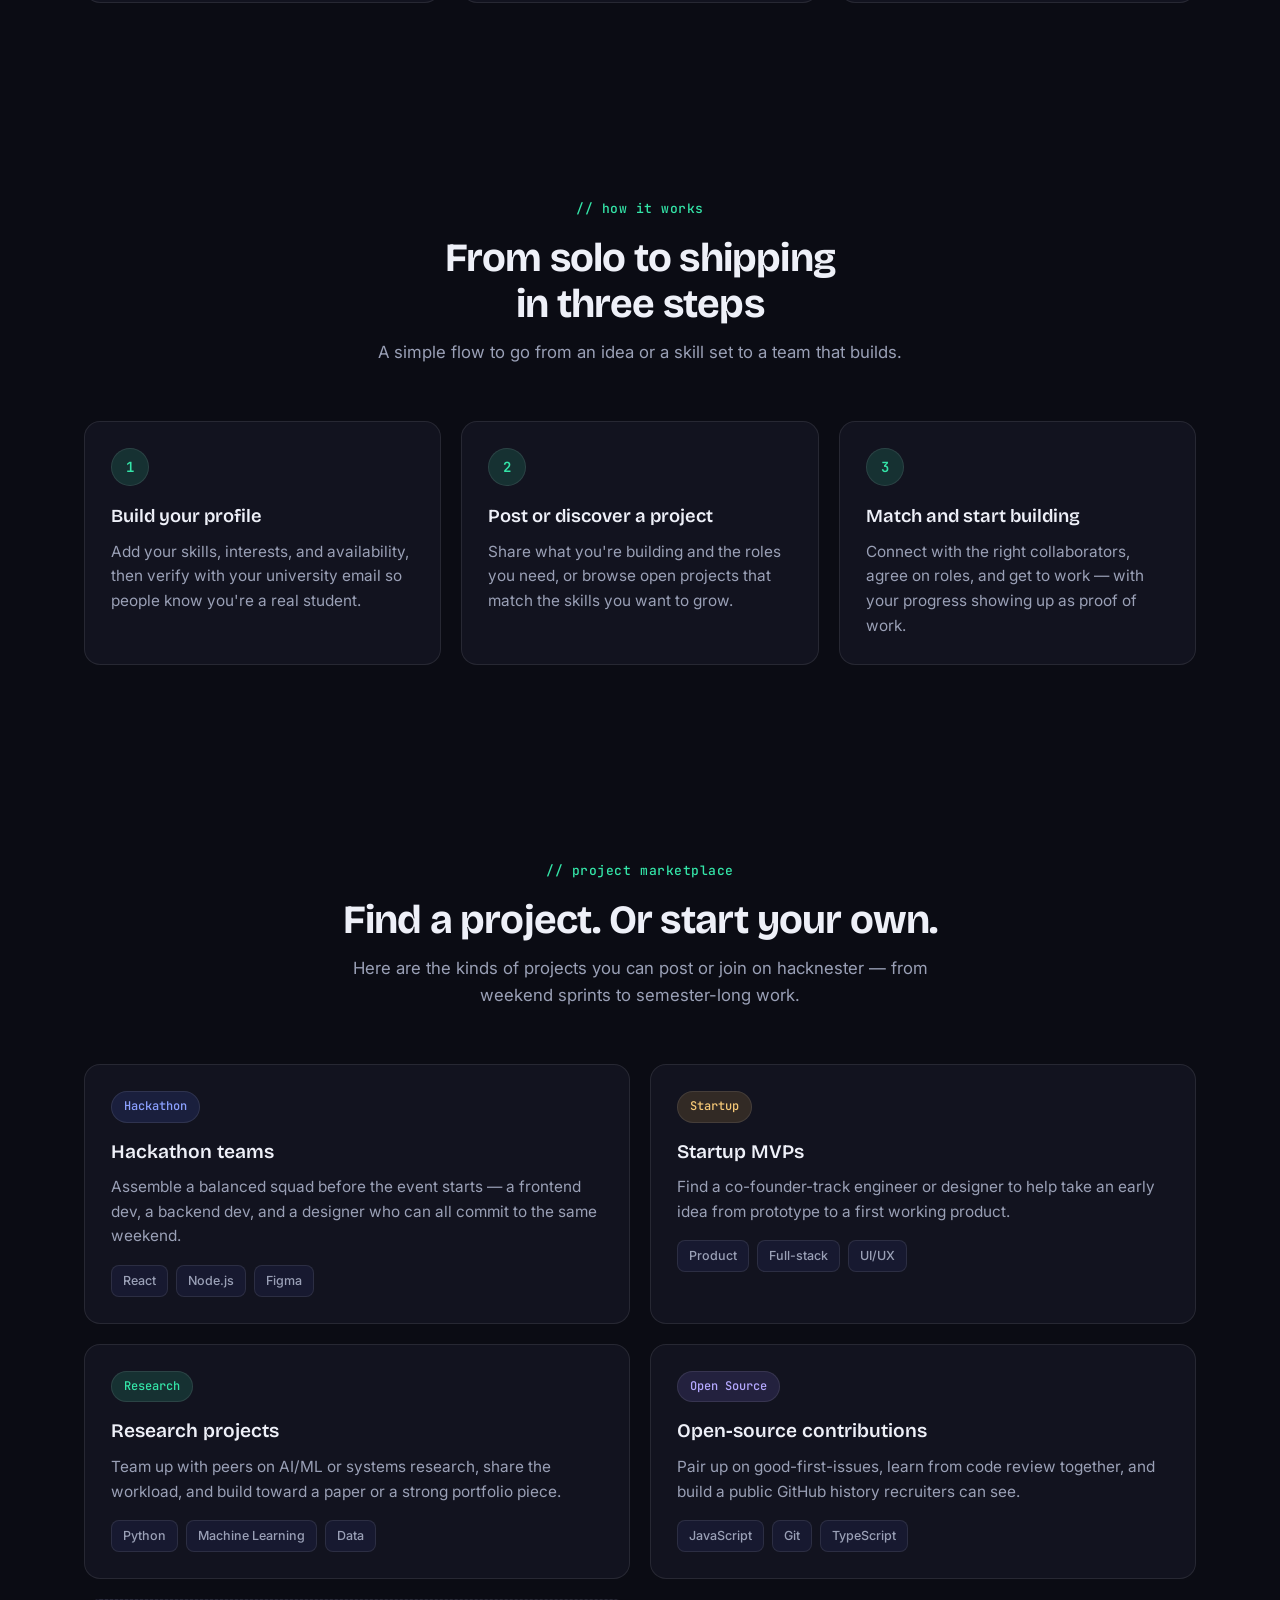
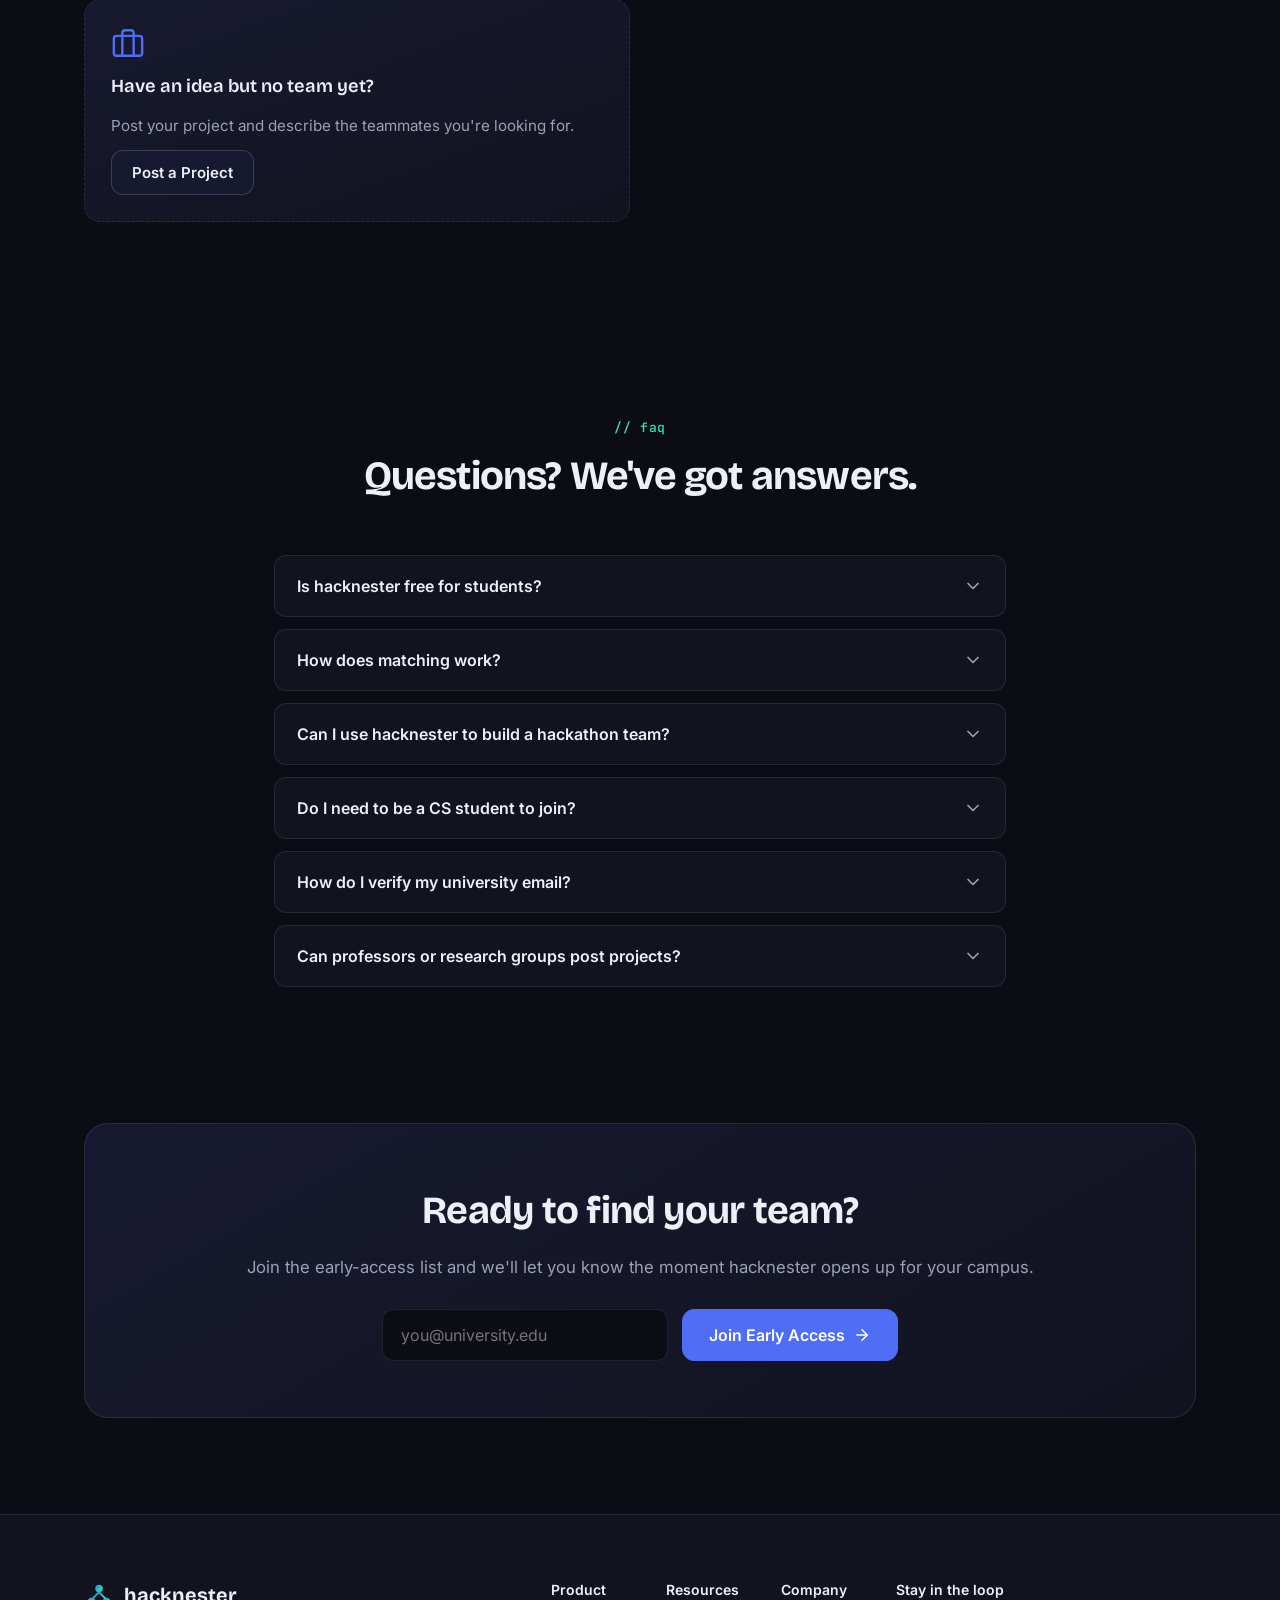
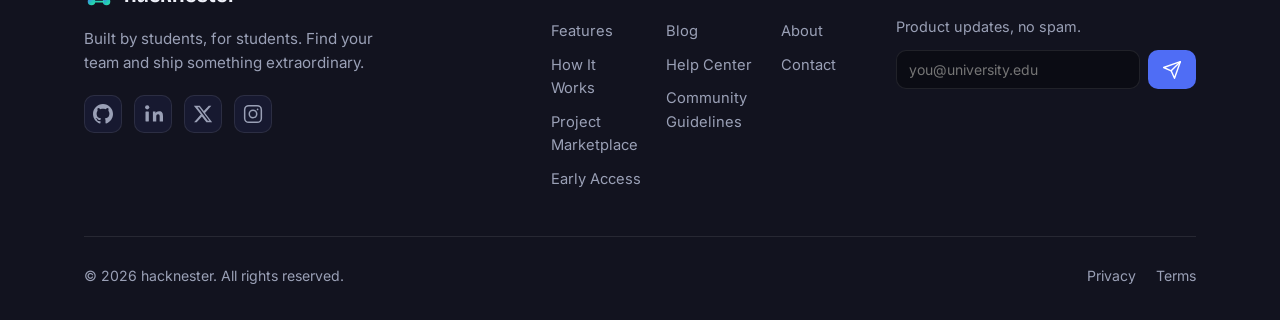
<file: hacknest/index.html>
<!DOCTYPE html>
<html lang="en">
<head>
<meta charset="UTF-8">
<meta name="viewport" content="width=device-width, initial-scale=1.0">
<title>hacknester — Find Your Team. Build Extraordinary Projects.</title>
<meta name="description" content="hacknester helps university students find teammates for hackathons, startup ideas, research projects, and open-source contributions — matched by skill, availability, and ambition.">
<meta name="theme-color" content="#0b0c14">
<meta property="og:title" content="hacknester — Find Your Team. Build Extraordinary Projects.">
<meta property="og:description" content="The platform where university students find collaborators for hackathons, startups, research and open source.">
<meta property="og:type" content="website">
<link rel="icon" href="data:image/svg+xml,%3Csvg xmlns='http://www.w3.org/2000/svg' viewBox='0 0 32 32'%3E%3Crect width='32' height='32' rx='9' fill='%234F6DF5'/%3E%3Ccircle cx='16' cy='9' r='3.6' fill='%23fff'/%3E%3Ccircle cx='9' cy='22' r='3.6' fill='%2334E5A8'/%3E%3Ccircle cx='23' cy='22' r='3.6' fill='%2334E5A8'/%3E%3Cpath d='M16 12.6L10.6 19M16 12.6L21.4 19M11.6 22H20.4' stroke='%23fff' stroke-width='1.6' stroke-linecap='round'/%3E%3C/svg%3E">
<link rel="preconnect" href="https://fonts.googleapis.com">
<link rel="preconnect" href="https://fonts.gstatic.com" crossorigin>
<link href="https://fonts.googleapis.com/css2?family=Bricolage+Grotesque:wght@400..800&family=Inter:wght@400;500;600;700&family=JetBrains+Mono:wght@400;500;600&display=swap" rel="stylesheet">
<link rel="stylesheet" href="style.css">
</head>
<body>

<!-- ============================================
     HIDDEN SVG SPRITE
============================================= -->
<svg width="0" height="0" style="position:absolute" aria-hidden="true">
<defs>
<linearGradient id="logoGrad" x1="0%" y1="0%" x2="100%" y2="100%">
<stop offset="0%" stop-color="#4F6DF5"/><stop offset="55%" stop-color="#22C7B8"/><stop offset="100%" stop-color="#34E5A8"/>
</linearGradient>
</defs>
<symbol id="icon-logo" viewBox="0 0 32 32">
<circle cx="16" cy="9" r="4" fill="url(#logoGrad)"/><circle cx="8" cy="23" r="4" fill="url(#logoGrad)"/><circle cx="24" cy="23" r="4" fill="url(#logoGrad)"/>
<path d="M16 13L9.5 19.5M16 13L22.5 19.5M11.5 23H20.5" stroke="url(#logoGrad)" stroke-width="2" stroke-linecap="round"/>
</symbol>
<symbol id="icon-github" viewBox="0 0 24 24" fill="currentColor" stroke="none"><path d="M12 0c-6.626 0-12 5.373-12 12 0 5.302 3.438 9.8 8.207 11.387.599.111.793-.261.793-.577v-2.234c-3.338.726-4.033-1.416-4.033-1.416-.546-1.387-1.333-1.756-1.333-1.756-1.089-.745.083-.729.083-.729 1.205.084 1.839 1.237 1.839 1.237 1.07 1.834 2.807 1.304 3.492.997.107-.775.418-1.305.762-1.604-2.665-.305-5.467-1.334-5.467-5.931 0-1.311.469-2.381 1.236-3.221-.124-.303-.535-1.524.117-3.176 0 0 1.008-.322 3.301 1.23.957-.266 1.983-.399 3.003-.404 1.02.005 2.047.138 3.006.404 2.291-1.552 3.297-1.23 3.297-1.230.653 1.653.242 2.874.118 3.176.77.84 1.235 1.911 1.235 3.221 0 4.609-2.807 5.624-5.479 5.921.43.372.823 1.102.823 2.222v3.293c0 .319.192.694.801.576 4.765-1.589 8.199-6.086 8.199-11.386 0-6.627-5.373-12-12-12z"/></symbol>
<symbol id="icon-linkedin" viewBox="0 0 24 24" fill="currentColor" stroke="none"><rect x="3" y="9" width="4" height="12" rx="0.5"/><circle cx="5" cy="4" r="2.5"/><path d="M11 9h4v2.2c.7-1.4 2.1-2.5 4.2-2.5 4 0 4.8 2.5 4.8 5.9V21h-4v-5.7c0-1.4 0-3.1-1.9-3.1s-2.2 1.5-2.2 3v5.8h-4V9z"/></symbol>
<symbol id="icon-twitter" viewBox="0 0 24 24" fill="currentColor" stroke="none"><path d="M18.9 2H22l-7.6 8.7L23 22h-6.9l-5.4-6.9L4.4 22H1.3l8.1-9.3L1 2h7.1l4.9 6.3L18.9 2zm-1.2 18h1.9L7.4 4H5.4l12.3 16z"/></symbol>
<symbol id="icon-instagram" viewBox="0 0 24 24" fill="none" stroke="currentColor" stroke-width="1.8" stroke-linecap="round" stroke-linejoin="round"><rect x="2" y="2" width="20" height="20" rx="5"/><circle cx="12" cy="12" r="4.5"/><circle cx="17.5" cy="6.5" r="1" fill="currentColor" stroke="none"/></symbol>
<symbol id="icon-chevron" viewBox="0 0 24 24" fill="none" stroke="currentColor" stroke-width="2" stroke-linecap="round" stroke-linejoin="round"><polyline points="6 9 12 15 18 9"/></symbol>
<symbol id="icon-arrow-right" viewBox="0 0 24 24" fill="none" stroke="currentColor" stroke-width="2" stroke-linecap="round" stroke-linejoin="round"><line x1="5" y1="12" x2="19" y2="12"/><polyline points="12 5 19 12 12 19"/></symbol>
<symbol id="icon-arrow-up" viewBox="0 0 24 24" fill="none" stroke="currentColor" stroke-width="2" stroke-linecap="round" stroke-linejoin="round"><line x1="12" y1="19" x2="12" y2="5"/><polyline points="5 12 12 5 19 12"/></symbol>
<symbol id="icon-users" viewBox="0 0 24 24" fill="none" stroke="currentColor" stroke-width="1.7" stroke-linecap="round" stroke-linejoin="round"><path d="M17 21v-2a4 4 0 0 0-4-4H5a4 4 0 0 0-4 4v2"/><circle cx="9" cy="7" r="4"/><path d="M23 21v-2a4 4 0 0 0-3-3.87"/><path d="M16 3.13a4 4 0 0 1 0 7.75"/></symbol>
<symbol id="icon-briefcase" viewBox="0 0 24 24" fill="none" stroke="currentColor" stroke-width="1.7" stroke-linecap="round" stroke-linejoin="round"><rect x="2" y="7" width="20" height="14" rx="2"/><path d="M16 21V5a2 2 0 0 0-2-2h-4a2 2 0 0 0-2 2v16"/></symbol>
<symbol id="icon-target" viewBox="0 0 24 24" fill="none" stroke="currentColor" stroke-width="1.7"><circle cx="12" cy="12" r="9"/><circle cx="12" cy="12" r="5"/><circle cx="12" cy="12" r="1.2" fill="currentColor" stroke="none"/></symbol>
<symbol id="icon-trophy" viewBox="0 0 24 24" fill="none" stroke="currentColor" stroke-width="1.7" stroke-linecap="round" stroke-linejoin="round"><path d="M8 21h8M12 17v4M7 4h10v5a5 5 0 0 1-10 0V4z"/><path d="M17 5h3a2 2 0 0 1-2 4h-1M7 5H4a2 2 0 0 0 2 4h1"/></symbol>
<symbol id="icon-git-branch" viewBox="0 0 24 24" fill="none" stroke="currentColor" stroke-width="1.7" stroke-linecap="round" stroke-linejoin="round"><line x1="6" y1="3" x2="6" y2="15"/><circle cx="18" cy="6" r="3"/><circle cx="6" cy="18" r="3"/><path d="M18 9a9 9 0 0 1-9 9"/></symbol>
<symbol id="icon-trending-up" viewBox="0 0 24 24" fill="none" stroke="currentColor" stroke-width="1.7" stroke-linecap="round" stroke-linejoin="round"><polyline points="23 6 13.5 15.5 8.5 10.5 1 18"/><polyline points="17 6 23 6 23 12"/></symbol>
<symbol id="icon-send" viewBox="0 0 24 24" fill="none" stroke="currentColor" stroke-width="1.7" stroke-linecap="round" stroke-linejoin="round"><line x1="22" y1="2" x2="11" y2="13"/><polygon points="22 2 15 22 11 13 2 9 22 2"/></symbol>
<symbol id="icon-check-circle" viewBox="0 0 24 24" fill="none" stroke="currentColor" stroke-width="1.8" stroke-linecap="round" stroke-linejoin="round"><path d="M22 11.08V12a10 10 0 1 1-5.93-9.14"/><polyline points="22 4 12 14.01 9 11.01"/></symbol>
<symbol id="icon-close" viewBox="0 0 24 24" fill="none" stroke="currentColor" stroke-width="2" stroke-linecap="round"><line x1="18" y1="6" x2="6" y2="18"/><line x1="6" y1="6" x2="18" y2="18"/></symbol>
</svg>

<!-- ============================================
     NAVBAR
============================================= -->
<header class="navbar" id="navbar">
  <div class="container navbar-inner">
    <a href="#home" class="logo">
      <svg class="logo-mark"><use href="#icon-logo"></use></svg>
      <span>hacknester</span>
    </a>
    <nav class="nav-links" aria-label="Primary">
      <a href="#features" class="nav-link">Features</a>
      <a href="#how" class="nav-link">How It Works</a>
      <a href="#projects" class="nav-link">Projects</a>
      <a href="#faq" class="nav-link">FAQ</a>
    </nav>
    <div class="navbar-actions">
      <button type="button" class="btn btn-ghost btn-sm" data-toast="Sign-in isn't available yet — hacknester is in early access.">Log In</button>
      <button type="button" class="btn btn-primary btn-sm" data-toast="Thanks for your interest! Join the early-access list below.">Get Started</button>
      <button type="button" class="hamburger" id="hamburgerBtn" aria-label="Open menu" aria-expanded="false" aria-controls="mobileMenu">
        <span></span><span></span><span></span>
      </button>
    </div>
  </div>
</header>

<!-- MOBILE MENU -->
<div class="mobile-menu" id="mobileMenu">
  <nav class="mobile-nav-links" aria-label="Mobile">
    <a href="#features">Features</a>
    <a href="#how">How It Works</a>
    <a href="#projects">Projects</a>
    <a href="#faq">FAQ</a>
  </nav>
  <div class="mobile-menu-actions">
    <button type="button" class="btn btn-ghost" data-toast="Sign-in isn't available yet — hacknester is in early access.">Log In</button>
    <button type="button" class="btn btn-primary" data-toast="Thanks for your interest! Join the early-access list below.">Get Started</button>
  </div>
</div>

<main>

<!-- ============================================
     1. HERO
============================================= -->
<section class="hero" id="home">
  <div class="hero-bg" aria-hidden="true">
    <div class="glow glow-1"></div>
    <div class="glow glow-2"></div>
  </div>
  <div class="container hero-container">
    <div class="hero-content">
      <div class="badge"><span class="badge-dot"></span>Early access — built by students, for students</div>
      <h1 class="hero-title">Find the <span class="text-gradient">Right Team</span>.<br>Build <span class="text-gradient">Extraordinary Projects</span>.</h1>
      <p class="hero-subtitle">hacknester helps university students find the right collaborators for hackathons, startup ideas, research projects, and open-source contributions — matched by skill, availability, and ambition, not just a resume.</p>
      <div class="hero-cta">
        <a href="#waitlist" class="btn btn-primary btn-lg">Join Early Access <svg class="icon"><use href="#icon-arrow-right"></use></svg></a>
        <button type="button" class="btn btn-secondary btn-lg" data-open-modal>Post a Project</button>
      </div>
      <div class="hero-note">
        <svg class="icon"><use href="#icon-check-circle"></use></svg>
        <span>Free while in early access. Verify with your university email.</span>
      </div>
    </div>

    <div class="hero-visual" aria-hidden="true">
      <svg class="network-graph" viewBox="0 0 520 500" fill="none">
        <line class="edge" x1="260" y1="240" x2="120" y2="160"/>
        <line class="edge" x1="260" y1="240" x2="390" y2="140"/>
        <line class="edge" x1="260" y1="240" x2="100" y2="340"/>
        <line class="edge" x1="260" y1="240" x2="400" y2="350"/>
        <line class="edge" x1="120" y1="160" x2="100" y2="340"/>
        <line class="edge" x1="390" y1="140" x2="330" y2="60"/>
        <line class="edge" x1="400" y1="350" x2="270" y2="420"/>
        <line class="edge" x1="270" y1="420" x2="100" y2="340"/>
        <line class="edge" x1="260" y1="240" x2="270" y2="420"/>
        <circle class="node node-ambient" cx="60" cy="250" r="4"/>
        <circle class="node node-ambient" cx="450" cy="230" r="3.5"/>
        <circle class="node node-ambient" cx="200" cy="470" r="3.5"/>
        <circle class="node node-ambient" cx="470" cy="90" r="3"/>
        <circle class="node node-hub" cx="260" cy="240" r="26"/>
        <circle class="node node-green" cx="120" cy="160" r="15"/>
        <circle class="node node-blue" cx="390" cy="140" r="17"/>
        <circle class="node node-green" cx="100" cy="340" r="13"/>
        <circle class="node node-teal" cx="400" cy="350" r="15"/>
        <circle class="node node-green" cx="270" cy="420" r="11"/>
        <circle class="node node-amber" cx="330" cy="60" r="9"/>
        <g class="node-label"><rect x="70" y="128" width="72" height="26" rx="13"/><text x="106" y="145" text-anchor="middle">React</text></g>
        <g class="node-label"><rect x="352" y="100" width="78" height="26" rx="13"/><text x="391" y="117" text-anchor="middle">Python</text></g>
        <g class="node-label"><rect x="40" y="360" width="70" height="26" rx="13"/><text x="75" y="377" text-anchor="middle">Figma</text></g>
        <g class="node-label"><rect x="404" y="370" width="58" height="26" rx="13"/><text x="433" y="387" text-anchor="middle">ML</text></g>
        <g class="node-label"><rect x="296" y="24" width="70" height="26" rx="13"/><text x="331" y="41" text-anchor="middle">UI/UX</text></g>
        <g class="match-chip"><rect x="178" y="255" width="112" height="32" rx="16"/><circle cx="196" cy="271" r="4"/><text x="238" y="276" text-anchor="middle">Matched</text></g>
      </svg>
    </div>
  </div>
</section>

<!-- ============================================
     2. FEATURES
============================================= -->
<section class="features section" id="features">
  <div class="container">
    <div class="section-header reveal">
      <span class="eyebrow">// why hacknester</span>
      <h2 class="section-title">Everything you need to build your dream team</h2>
      <p class="section-subtitle">From matching to marketplace, hacknester gives you the tools to find collaborators who actually ship.</p>
    </div>
    <div class="features-grid">
      <div class="feature-card glow-card reveal">
        <div class="feature-icon"><svg class="icon"><use href="#icon-users"></use></svg></div>
        <h3 class="feature-title">Team Matching</h3>
        <p class="feature-desc">Get paired with teammates based on skills, availability, and working style — not just a resume.</p>
      </div>
      <div class="feature-card glow-card reveal">
        <div class="feature-icon"><svg class="icon"><use href="#icon-briefcase"></use></svg></div>
        <h3 class="feature-title">Project Marketplace</h3>
        <p class="feature-desc">Browse projects across hackathons, startups, and research, or post your own and start recruiting in minutes.</p>
      </div>
      <div class="feature-card glow-card reveal">
        <div class="feature-icon"><svg class="icon"><use href="#icon-target"></use></svg></div>
        <h3 class="feature-title">Skill Discovery</h3>
        <p class="feature-desc">Search by tech stack, domain, or tools to find the exact React developer or ML researcher you need.</p>
      </div>
      <div class="feature-card glow-card reveal">
        <div class="feature-icon"><svg class="icon"><use href="#icon-trophy"></use></svg></div>
        <h3 class="feature-title">Hackathon Collaboration</h3>
        <p class="feature-desc">Form your hackathon squad before the clock starts. Sync schedules, split roles, and walk in with a plan.</p>
      </div>
      <div class="feature-card glow-card reveal">
        <div class="feature-icon"><svg class="icon"><use href="#icon-git-branch"></use></svg></div>
        <h3 class="feature-title">Open Source Networking</h3>
        <p class="feature-desc">Connect with contributors across GitHub repos, pair up on issues, and build a portfolio in the open.</p>
      </div>
      <div class="feature-card glow-card reveal">
        <div class="feature-icon"><svg class="icon"><use href="#icon-trending-up"></use></svg></div>
        <h3 class="feature-title">Proof of Work</h3>
        <p class="feature-desc">Turn every project into a track record. Showcase what you've shipped, right on your profile.</p>
      </div>
    </div>
  </div>
</section>

<!-- ============================================
     3. HOW IT WORKS
============================================= -->
<section class="how section" id="how">
  <div class="container">
    <div class="section-header reveal">
      <span class="eyebrow">// how it works</span>
      <h2 class="section-title">From solo to shipping in three steps</h2>
      <p class="section-subtitle">A simple flow to go from an idea or a skill set to a team that builds.</p>
    </div>
    <div class="steps-grid">
      <div class="step-card glow-card reveal">
        <div class="step-num">1</div>
        <h3>Build your profile</h3>
        <p>Add your skills, interests, and availability, then verify with your university email so people know you're a real student.</p>
      </div>
      <div class="step-card glow-card reveal">
        <div class="step-num">2</div>
        <h3>Post or discover a project</h3>
        <p>Share what you're building and the roles you need, or browse open projects that match the skills you want to grow.</p>
      </div>
      <div class="step-card glow-card reveal">
        <div class="step-num">3</div>
        <h3>Match and start building</h3>
        <p>Connect with the right collaborators, agree on roles, and get to work — with your progress showing up as proof of work.</p>
      </div>
    </div>
  </div>
</section>

<!-- ============================================
     4. PROJECT TYPES
============================================= -->
<section class="projects section" id="projects">
  <div class="container">
    <div class="section-header reveal">
      <span class="eyebrow">// project marketplace</span>
      <h2 class="section-title">Find a project. Or start your own.</h2>
      <p class="section-subtitle">Here are the kinds of projects you can post or join on hacknester — from weekend sprints to semester-long work.</p>
    </div>
    <div class="projects-grid">
      <article class="project-card glow-card reveal">
        <span class="project-category cat-hackathon">Hackathon</span>
        <h3 class="project-title">Hackathon teams</h3>
        <p class="project-desc">Assemble a balanced squad before the event starts — a frontend dev, a backend dev, and a designer who can all commit to the same weekend.</p>
        <div class="skill-tags">
          <span class="skill-tag">React</span><span class="skill-tag">Node.js</span><span class="skill-tag">Figma</span>
        </div>
      </article>
      <article class="project-card glow-card reveal">
        <span class="project-category cat-startup">Startup</span>
        <h3 class="project-title">Startup MVPs</h3>
        <p class="project-desc">Find a co-founder-track engineer or designer to help take an early idea from prototype to a first working product.</p>
        <div class="skill-tags">
          <span class="skill-tag">Product</span><span class="skill-tag">Full-stack</span><span class="skill-tag">UI/UX</span>
        </div>
      </article>
      <article class="project-card glow-card reveal">
        <span class="project-category cat-research">Research</span>
        <h3 class="project-title">Research projects</h3>
        <p class="project-desc">Team up with peers on AI/ML or systems research, share the workload, and build toward a paper or a strong portfolio piece.</p>
        <div class="skill-tags">
          <span class="skill-tag">Python</span><span class="skill-tag">Machine Learning</span><span class="skill-tag">Data</span>
        </div>
      </article>
      <article class="project-card glow-card reveal">
        <span class="project-category cat-opensource">Open Source</span>
        <h3 class="project-title">Open-source contributions</h3>
        <p class="project-desc">Pair up on good-first-issues, learn from code review together, and build a public GitHub history recruiters can see.</p>
        <div class="skill-tags">
          <span class="skill-tag">JavaScript</span><span class="skill-tag">Git</span><span class="skill-tag">TypeScript</span>
        </div>
      </article>
      <article class="project-card project-card-cta glow-card reveal">
        <div class="project-cta-inner">
          <svg class="icon icon-lg"><use href="#icon-briefcase"></use></svg>
          <h3>Have an idea but no team yet?</h3>
          <p>Post your project and describe the teammates you're looking for.</p>
          <button type="button" class="btn btn-secondary" data-open-modal>Post a Project</button>
        </div>
      </article>
    </div>
  </div>
</section>

<!-- ============================================
     5. FAQ
============================================= -->
<section class="faq section" id="faq">
  <div class="container container-narrow">
    <div class="section-header reveal">
      <span class="eyebrow">// faq</span>
      <h2 class="section-title">Questions? We've got answers.</h2>
    </div>
    <div class="faq-list reveal">
      <div class="faq-item">
        <h3 class="faq-question-wrap"><button type="button" class="faq-question" aria-expanded="false">Is hacknester free for students?<svg class="icon faq-icon"><use href="#icon-chevron"></use></svg></button></h3>
        <div class="faq-answer"><p>Yes. hacknester is free for verified students during early access, including core features like matching, search, and project posting.</p></div>
      </div>
      <div class="faq-item">
        <h3 class="faq-question-wrap"><button type="button" class="faq-question" aria-expanded="false">How does matching work?<svg class="icon faq-icon"><use href="#icon-chevron"></use></svg></button></h3>
        <div class="faq-answer"><p>We match on skills, availability, and project interests — not just keywords on a profile. As you use hacknester and collaborate, your matches get more relevant.</p></div>
      </div>
      <div class="faq-item">
        <h3 class="faq-question-wrap"><button type="button" class="faq-question" aria-expanded="false">Can I use hacknester to build a hackathon team?<svg class="icon faq-icon"><use href="#icon-chevron"></use></svg></button></h3>
        <div class="faq-answer"><p>Yes. Team formation for hackathons is one of the core things hacknester is designed for — post the roles you need and connect with people who can commit.</p></div>
      </div>
      <div class="faq-item">
        <h3 class="faq-question-wrap"><button type="button" class="faq-question" aria-expanded="false">Do I need to be a CS student to join?<svg class="icon faq-icon"><use href="#icon-chevron"></use></svg></button></h3>
        <div class="faq-answer"><p>No. hacknester is open to students from design, business, and other engineering backgrounds who want to build real projects with a team.</p></div>
      </div>
      <div class="faq-item">
        <h3 class="faq-question-wrap"><button type="button" class="faq-question" aria-expanded="false">How do I verify my university email?<svg class="icon faq-icon"><use href="#icon-chevron"></use></svg></button></h3>
        <div class="faq-answer"><p>During sign-up we send a one-time verification link to your official university-issued email address. It only takes a minute.</p></div>
      </div>
      <div class="faq-item">
        <h3 class="faq-question-wrap"><button type="button" class="faq-question" aria-expanded="false">Can professors or research groups post projects?<svg class="icon faq-icon"><use href="#icon-chevron"></use></svg></button></h3>
        <div class="faq-answer"><p>That's on the roadmap. We plan to let faculty and research groups create verified profiles to recruit student collaborators.</p></div>
      </div>
    </div>
  </div>
</section>

<!-- ============================================
     6. FINAL CTA / WAITLIST
============================================= -->
<section class="final-cta" id="waitlist">
  <div class="container">
    <div class="final-cta-box reveal">
      <h2>Ready to find your team?</h2>
      <p>Join the early-access list and we'll let you know the moment hacknester opens up for your campus.</p>
      <form class="final-cta-buttons" id="waitlistForm">
        <input type="email" placeholder="you@university.edu" required aria-label="University email"
          style="background:var(--bg);border:1px solid var(--border);border-radius:12px;padding:15px 18px;color:var(--text);font-family:inherit;font-size:16px;min-width:260px">
        <button type="submit" class="btn btn-primary btn-lg">Join Early Access <svg class="icon"><use href="#icon-arrow-right"></use></svg></button>
      </form>
    </div>
  </div>
</section>

</main>

<!-- ============================================
     FOOTER
============================================= -->
<footer class="footer">
  <div class="container">
    <div class="footer-top">
      <div class="footer-brand">
        <a href="#home" class="logo"><svg class="logo-mark"><use href="#icon-logo"></use></svg><span>hacknester</span></a>
        <p>Built by students, for students. Find your team and ship something extraordinary.</p>
        <div class="footer-social">
          <a href="#" data-toast="Social links aren't live yet." aria-label="hacknester on GitHub"><svg class="icon"><use href="#icon-github"></use></svg></a>
          <a href="#" data-toast="Social links aren't live yet." aria-label="hacknester on LinkedIn"><svg class="icon"><use href="#icon-linkedin"></use></svg></a>
          <a href="#" data-toast="Social links aren't live yet." aria-label="hacknester on X"><svg class="icon"><use href="#icon-twitter"></use></svg></a>
          <a href="#" data-toast="Social links aren't live yet." aria-label="hacknester on Instagram"><svg class="icon"><use href="#icon-instagram"></use></svg></a>
        </div>
      </div>
      <div class="footer-links-grid">
        <div class="footer-col">
          <h4>Product</h4>
          <a href="#features">Features</a>
          <a href="#how">How It Works</a>
          <a href="#projects">Project Marketplace</a>
          <a href="#waitlist">Early Access</a>
        </div>
        <div class="footer-col">
          <h4>Resources</h4>
          <a href="#" data-toast="This page isn't available yet.">Blog</a>
          <a href="#" data-toast="This page isn't available yet.">Help Center</a>
          <a href="#" data-toast="This page isn't available yet.">Community Guidelines</a>
        </div>
        <div class="footer-col">
          <h4>Company</h4>
          <a href="#" data-toast="This page isn't available yet.">About</a>
          <a href="#" data-toast="This page isn't available yet.">Contact</a>
        </div>
        <div class="footer-col footer-newsletter">
          <h4>Stay in the loop</h4>
          <p>Product updates, no spam.</p>
          <form class="newsletter-form" id="newsletterForm">
            <input type="email" placeholder="you@university.edu" required aria-label="Email address">
            <button type="submit" aria-label="Subscribe"><svg class="icon"><use href="#icon-send"></use></svg></button>
          </form>
        </div>
      </div>
    </div>
    <div class="footer-bottom">
      <p>&copy; <span id="year">2026</span> hacknester. All rights reserved.</p>
      <div class="footer-legal">
        <a href="#" data-toast="This page isn't available yet.">Privacy</a>
        <a href="#" data-toast="This page isn't available yet.">Terms</a>
      </div>
    </div>
  </div>
</footer>

<!-- CREATE PROJECT MODAL -->
<div class="modal" id="createProjectModal" role="dialog" aria-modal="true" aria-labelledby="modalTitle">
  <div class="modal-backdrop" data-close-modal></div>
  <div class="modal-box">
    <button type="button" class="modal-close" data-close-modal aria-label="Close dialog"><svg class="icon"><use href="#icon-close"></use></svg></button>
    <h3 id="modalTitle">Post a new project</h3>
    <p>Tell us what you're building — we'll help you find the right teammates.</p>
    <form id="createProjectForm">
      <div class="form-group">
        <label for="projTitle">Project title</label>
        <input type="text" id="projTitle" placeholder="e.g., AI-powered study planner" required>
      </div>
      <div class="form-row">
        <div class="form-group">
          <label for="projCategory">Category</label>
          <select id="projCategory">
            <option>Hackathon</option><option>Startup MVP</option><option>Research</option><option>Open Source</option>
          </select>
        </div>
        <div class="form-group">
          <label for="projTeamSize">Team size needed</label>
          <input type="number" id="projTeamSize" min="1" max="20" placeholder="4">
        </div>
      </div>
      <div class="form-group">
        <label for="projSkills">Skills needed</label>
        <input type="text" id="projSkills" placeholder="e.g., React, Figma, Python">
      </div>
      <div class="form-group">
        <label for="projDesc">Project description</label>
        <textarea id="projDesc" rows="3" placeholder="Tell potential teammates what you're building and what you need help with…"></textarea>
      </div>
      <button type="submit" class="btn btn-primary btn-full">Post Project <svg class="icon"><use href="#icon-send"></use></svg></button>
    </form>
  </div>
</div>

<!-- TOAST + BACK TO TOP -->
<div class="toast" id="toast" role="status" aria-live="polite">
  <svg class="icon"><use href="#icon-check-circle"></use></svg>
  <span class="toast-message"></span>
</div>
<button type="button" class="back-to-top" id="backToTop" aria-label="Back to top">
  <svg class="icon"><use href="#icon-arrow-up"></use></svg>
</button>
<script src="script.js"></script>
</body>
</html>
</file>
<file: style.css>
/* ============================================================
   THEME TOKENS
============================================================ */
:root{
  --bg:#0b0c14;
  --surface:#12131f;
  --surface-2:#171930;
  --border:rgba(255,255,255,.09);
  --border-strong:rgba(255,255,255,.16);
  --text:#eef0f8;
  --muted:#9aa0b6;
  --primary:#4F6DF5;
  --primary-soft:rgba(79,109,245,.14);
  --accent:#34E5A8;
  --accent-soft:rgba(52,229,168,.14);
  --radius:16px;
  --maxw:1160px;
  --font-sans:'Inter',system-ui,-apple-system,Segoe UI,Roboto,sans-serif;
  --font-display:'Bricolage Grotesque','Inter',sans-serif;
  --font-mono:'JetBrains Mono',ui-monospace,monospace;
}

*{box-sizing:border-box;margin:0;padding:0}
html{scroll-behavior:smooth;background:var(--bg)}
body{
  font-family:var(--font-sans);
  background:var(--bg);
  color:var(--text);
  line-height:1.6;
  -webkit-font-smoothing:antialiased;
  overflow-x:hidden;
}
a{color:inherit;text-decoration:none}
img,svg{display:block}
.icon{width:20px;height:20px;fill:none;stroke:currentColor;flex:none}
.icon-lg{width:34px;height:34px}

.container{width:100%;max-width:var(--maxw);margin:0 auto;padding:0 24px}
.container-narrow{max-width:780px}
.section{padding:96px 0}
.text-gradient{
  background:linear-gradient(120deg,var(--primary),var(--accent));
  -webkit-background-clip:text;background-clip:text;color:transparent;
}

/* ============================================================
   BUTTONS
============================================================ */
.btn{
  font-family:inherit;font-weight:600;font-size:15px;
  display:inline-flex;align-items:center;justify-content:center;gap:8px;
  padding:12px 20px;border-radius:12px;border:1px solid transparent;
  cursor:pointer;transition:transform .15s ease,background .2s ease,border-color .2s ease;
  white-space:nowrap;
}
.btn:active{transform:translateY(1px)}
.btn .icon{width:18px;height:18px}
.btn-sm{padding:9px 15px;font-size:14px}
.btn-lg{padding:15px 26px;font-size:16px}
.btn-full{width:100%}
.btn-primary{background:var(--primary);color:#fff;border-color:var(--primary)}
.btn-primary:hover{background:#6180ff}
.btn-secondary{background:var(--surface-2);color:var(--text);border-color:var(--border-strong)}
.btn-secondary:hover{border-color:var(--primary)}
.btn-ghost{background:transparent;color:var(--text)}
.btn-ghost:hover{background:rgba(255,255,255,.06)}

/* ============================================================
   NAVBAR
============================================================ */
.navbar{
  position:fixed;top:0;left:0;right:0;z-index:60;
  transition:background .3s ease,border-color .3s ease,backdrop-filter .3s ease;
  border-bottom:1px solid transparent;
}
.navbar.scrolled{
  background:rgba(11,12,20,.8);
  backdrop-filter:blur(14px);
  border-bottom-color:var(--border);
}
.navbar-inner{display:flex;align-items:center;justify-content:space-between;height:70px}
.logo{display:flex;align-items:center;gap:10px;font-family:var(--font-display);font-weight:700;font-size:20px}
.logo-mark{width:30px;height:30px}
.nav-links{display:flex;gap:30px}
.nav-link{color:var(--muted);font-size:15px;font-weight:500;transition:color .2s ease}
.nav-link:hover{color:var(--text)}
.navbar-actions{display:flex;align-items:center;gap:10px}
.hamburger{display:none;flex-direction:column;gap:5px;background:none;border:none;cursor:pointer;padding:8px}
.hamburger span{width:22px;height:2px;background:var(--text);border-radius:2px;transition:.25s}
.hamburger.open span:nth-child(1){transform:translateY(7px) rotate(45deg)}
.hamburger.open span:nth-child(2){opacity:0}
.hamburger.open span:nth-child(3){transform:translateY(-7px) rotate(-45deg)}

.mobile-menu{
  position:fixed;inset:70px 0 auto 0;z-index:55;
  background:var(--surface);border-bottom:1px solid var(--border);
  padding:24px;transform:translateY(-120%);transition:transform .3s ease;
}
.mobile-menu.open{transform:translateY(0)}
.mobile-nav-links{display:flex;flex-direction:column;gap:6px;margin-bottom:16px}
.mobile-nav-links a{padding:12px;border-radius:10px;color:var(--muted);font-weight:500}
.mobile-nav-links a:hover{background:rgba(255,255,255,.05);color:var(--text)}
.mobile-menu-actions{display:flex;flex-direction:column;gap:10px}

/* ============================================================
   HERO
============================================================ */
.hero{position:relative;padding:150px 0 90px;overflow:hidden}
.hero-bg{position:absolute;inset:0;z-index:0;pointer-events:none}
.glow{position:absolute;border-radius:50%;filter:blur(90px);opacity:.4}
.glow-1{width:460px;height:460px;background:var(--primary);top:-120px;left:-100px}
.glow-2{width:420px;height:420px;background:var(--accent);bottom:-160px;right:-80px;opacity:.28}
.hero-container{position:relative;z-index:1;display:grid;grid-template-columns:1.05fr .95fr;gap:56px;align-items:center}

.badge{
  display:inline-flex;align-items:center;gap:8px;
  font-size:13px;font-weight:500;color:var(--muted);
  background:var(--surface-2);border:1px solid var(--border);
  padding:7px 14px;border-radius:999px;margin-bottom:24px;
}
.badge-dot{width:8px;height:8px;border-radius:50%;background:var(--accent);box-shadow:0 0 0 4px var(--accent-soft)}
.hero-title{font-family:var(--font-display);font-weight:700;font-size:clamp(2.3rem,5vw,3.7rem);line-height:1.08;letter-spacing:-.02em;text-wrap:balance}
.hero-subtitle{color:var(--muted);font-size:clamp(1rem,1.6vw,1.18rem);margin:22px 0 32px;max-width:560px;text-wrap:pretty}
.hero-cta{display:flex;flex-wrap:wrap;gap:14px}

.hero-note{display:flex;align-items:center;gap:10px;margin-top:28px;color:var(--muted);font-size:14px}
.hero-note .icon{width:18px;height:18px;stroke:var(--accent)}

/* network graph visual */
.hero-visual{position:relative}
.network-graph{width:100%;max-width:520px;margin:0 auto;height:auto}
.network-graph .edge{stroke:var(--border-strong);stroke-width:1.5}
.network-graph .node-ambient{fill:var(--muted);opacity:.4}
.network-graph .node-hub{fill:var(--primary)}
.network-graph .node-blue{fill:#6180ff}
.network-graph .node-green,.network-graph .node-teal{fill:var(--accent)}
.network-graph .node-amber{fill:#f5b74f}
.network-graph .node-label rect{fill:var(--surface-2);stroke:var(--border)}
.network-graph .node-label text{fill:var(--text);font-family:var(--font-mono);font-size:12px}
.network-graph .match-chip rect{fill:var(--accent);}
.network-graph .match-chip circle{fill:#0b3b28}
.network-graph .match-chip text{fill:#062b1c;font-family:var(--font-mono);font-size:12px;font-weight:600}

/* ============================================================
   SECTION HEADERS
============================================================ */
.section-header{text-align:center;max-width:640px;margin:0 auto 56px}
.eyebrow{font-family:var(--font-mono);font-size:13px;font-weight:500;color:var(--accent);letter-spacing:.04em}
.section-title{font-family:var(--font-display);font-weight:700;font-size:clamp(1.7rem,3.4vw,2.5rem);line-height:1.15;letter-spacing:-.02em;margin:14px 0 12px;text-wrap:balance}
.section-subtitle{color:var(--muted);font-size:1.05rem;text-wrap:pretty}

/* card base */
.glow-card{
  background:var(--surface);border:1px solid var(--border);border-radius:var(--radius);
  padding:26px;transition:transform .2s ease,border-color .2s ease;
}
.glow-card:hover{transform:translateY(-4px);border-color:var(--border-strong)}

/* ============================================================
   FEATURES
============================================================ */
.features-grid{display:grid;grid-template-columns:repeat(3,1fr);gap:20px}
.feature-icon{
  width:48px;height:48px;border-radius:12px;display:grid;place-items:center;
  background:var(--primary-soft);color:var(--primary);margin-bottom:16px;
}
.feature-icon .icon{width:24px;height:24px}
.feature-title{font-family:var(--font-display);font-weight:600;font-size:1.15rem;margin-bottom:8px}
.feature-desc{color:var(--muted);font-size:.96rem}

/* ============================================================
   HOW IT WORKS
============================================================ */
.steps-grid{display:grid;grid-template-columns:repeat(3,1fr);gap:20px}
.step-card{position:relative}
.step-num{
  font-family:var(--font-mono);font-size:14px;font-weight:600;color:var(--accent);
  border:1px solid var(--border);border-radius:999px;width:38px;height:38px;
  display:grid;place-items:center;margin-bottom:16px;background:var(--accent-soft);
}
.step-card h3{font-family:var(--font-display);font-weight:600;font-size:1.15rem;margin-bottom:8px}
.step-card p{color:var(--muted);font-size:.96rem}

/* ============================================================
   PROJECT TYPES
============================================================ */
.projects-grid{display:grid;grid-template-columns:repeat(2,1fr);gap:20px}
.project-category{
  display:inline-block;font-family:var(--font-mono);font-size:12px;font-weight:500;
  padding:5px 12px;border-radius:999px;margin-bottom:14px;
  background:var(--primary-soft);color:#8ba0ff;border:1px solid var(--border);
}
.cat-hackathon{background:var(--primary-soft);color:#8ba0ff}
.cat-startup{background:rgba(245,183,79,.14);color:#f5c877}
.cat-research{background:var(--accent-soft);color:var(--accent)}
.cat-opensource{background:rgba(140,120,255,.14);color:#b4a8ff}
.project-title{font-family:var(--font-display);font-weight:600;font-size:1.2rem;margin-bottom:8px}
.project-desc{color:var(--muted);font-size:.96rem;margin-bottom:16px}
.skill-tags{display:flex;flex-wrap:wrap;gap:8px}
.skill-tag{
  font-size:12.5px;font-weight:500;color:var(--muted);
  background:var(--surface-2);border:1px solid var(--border);
  padding:5px 11px;border-radius:8px;
}
.project-cta-inner{display:flex;flex-direction:column;align-items:flex-start;gap:12px;height:100%;justify-content:center}
.project-card-cta{background:linear-gradient(160deg,var(--surface-2),var(--surface));border-style:dashed}
.project-cta-inner .icon{color:var(--primary)}
.project-cta-inner h3{font-family:var(--font-display);font-weight:600;font-size:1.15rem}
.project-cta-inner p{color:var(--muted);font-size:.95rem}

/* ============================================================
   FAQ
============================================================ */
.faq-list{display:flex;flex-direction:column;gap:12px}
.faq-item{background:var(--surface);border:1px solid var(--border);border-radius:12px;overflow:hidden}
.faq-question-wrap{margin:0}
.faq-question{
  width:100%;display:flex;align-items:center;justify-content:space-between;gap:16px;
  background:none;border:none;color:var(--text);cursor:pointer;
  font-family:inherit;font-size:1rem;font-weight:600;text-align:left;padding:20px 22px;
}
.faq-icon{transition:transform .25s ease;color:var(--muted);flex:none}
.faq-item.open .faq-icon{transform:rotate(180deg)}
.faq-answer{max-height:0;overflow:hidden;transition:max-height .3s ease}
.faq-answer p{color:var(--muted);padding:0 22px 20px;font-size:.97rem}

/* ============================================================
   FINAL CTA
============================================================ */
.final-cta{padding:40px 0 96px}
.final-cta-box{
  background:linear-gradient(150deg,var(--surface-2),var(--surface));
  border:1px solid var(--border);border-radius:24px;
  padding:56px 32px;text-align:center;position:relative;overflow:hidden;
}
.final-cta-box h2{font-family:var(--font-display);font-weight:700;font-size:clamp(1.7rem,3.4vw,2.4rem);letter-spacing:-.02em;margin-bottom:12px;text-wrap:balance}
.final-cta-box p{color:var(--muted);font-size:1.05rem;margin-bottom:28px}
.final-cta-buttons{display:flex;flex-wrap:wrap;gap:14px;justify-content:center}
.final-cta-buttons input{
  background:var(--bg);border:1px solid var(--border);border-radius:12px;
  padding:15px 18px;color:var(--text);font-family:inherit;font-size:16px;min-width:260px;
}
.final-cta-buttons input:focus{outline:none;border-color:var(--primary)}

/* ============================================================
   FOOTER
============================================================ */
.footer{border-top:1px solid var(--border);padding:64px 0 32px;background:var(--surface)}
.footer-top{display:grid;grid-template-columns:1.3fr 2fr;gap:48px;padding-bottom:40px;border-bottom:1px solid var(--border)}
.footer-brand p{color:var(--muted);font-size:.95rem;margin:16px 0 20px;max-width:320px}
.footer-social{display:flex;gap:12px}
.footer-social a{width:38px;height:38px;border-radius:10px;display:grid;place-items:center;background:var(--surface-2);border:1px solid var(--border);color:var(--muted);transition:.2s}
.footer-social a:hover{color:var(--text);border-color:var(--border-strong)}
.footer-links-grid{display:grid;grid-template-columns:repeat(4,1fr);gap:24px}
.footer-col h4{font-size:14px;font-weight:600;margin-bottom:14px}
.footer-col a{display:block;color:var(--muted);font-size:.92rem;padding:5px 0;transition:color .2s}
.footer-col a:hover{color:var(--text)}
.footer-newsletter p{color:var(--muted);font-size:.9rem;margin-bottom:12px}
.newsletter-form{display:flex;gap:8px}
.newsletter-form input{
  flex:1;min-width:0;background:var(--bg);border:1px solid var(--border);border-radius:10px;
  padding:10px 12px;color:var(--text);font-family:inherit;font-size:14px;
}
.newsletter-form input:focus{outline:none;border-color:var(--primary)}
.newsletter-form button{background:var(--primary);border:none;border-radius:10px;color:#fff;padding:0 14px;cursor:pointer;display:grid;place-items:center}
.footer-bottom{display:flex;flex-wrap:wrap;align-items:center;justify-content:space-between;gap:16px;padding-top:28px;color:var(--muted);font-size:.88rem}
.footer-legal{display:flex;gap:20px}
.footer-legal a{color:var(--muted);transition:color .2s}
.footer-legal a:hover{color:var(--text)}

/* ============================================================
   MODAL
============================================================ */
.modal{position:fixed;inset:0;z-index:80;display:none;align-items:center;justify-content:center;padding:20px}
.modal.open{display:flex}
.modal-backdrop{position:absolute;inset:0;background:rgba(3,4,10,.7);backdrop-filter:blur(4px)}
.modal-box{position:relative;background:var(--surface);border:1px solid var(--border);border-radius:20px;padding:32px;width:100%;max-width:520px;max-height:90vh;overflow:auto}
.modal-close{position:absolute;top:18px;right:18px;background:var(--surface-2);border:1px solid var(--border);border-radius:10px;color:var(--muted);width:36px;height:36px;display:grid;place-items:center;cursor:pointer}
.modal-box h3{font-family:var(--font-display);font-weight:700;font-size:1.4rem;margin-bottom:8px}
.modal-box>p{color:var(--muted);margin-bottom:22px}
.form-group{margin-bottom:16px}
.form-row{display:grid;grid-template-columns:1fr 1fr;gap:14px}
.form-group label{display:block;font-size:14px;font-weight:500;margin-bottom:7px}
.form-group input,.form-group select,.form-group textarea{
  width:100%;background:var(--bg);border:1px solid var(--border);border-radius:10px;
  padding:11px 13px;color:var(--text);font-family:inherit;font-size:15px;resize:vertical;
}
.form-group input:focus,.form-group select:focus,.form-group textarea:focus{outline:none;border-color:var(--primary)}

/* ============================================================
   TOAST + BACK TO TOP
============================================================ */
.toast{
  position:fixed;bottom:24px;left:50%;transform:translate(-50%,120%);z-index:90;
  display:flex;align-items:center;gap:10px;
  background:var(--surface-2);border:1px solid var(--border-strong);border-radius:12px;
  padding:13px 18px;font-size:14px;font-weight:500;box-shadow:0 12px 30px rgba(0,0,0,.4);
  transition:transform .3s ease;max-width:90vw;
}
.toast.show{transform:translate(-50%,0)}
.toast .icon{stroke:var(--accent);width:20px;height:20px}
.back-to-top{
  position:fixed;bottom:24px;right:24px;z-index:70;
  width:46px;height:46px;border-radius:12px;display:grid;place-items:center;cursor:pointer;
  background:var(--primary);border:none;color:#fff;
  opacity:0;pointer-events:none;transform:translateY(10px);transition:.25s;
}
.back-to-top.show{opacity:1;pointer-events:auto;transform:translateY(0)}

/* ============================================================
   REVEAL ANIMATION
============================================================ */
.reveal{opacity:0;transform:translateY(24px);transition:opacity .6s ease,transform .6s ease}
.reveal.in{opacity:1;transform:none}

/* ============================================================
   RESPONSIVE
============================================================ */
@media(max-width:900px){
  .nav-links{display:none}
  .hamburger{display:flex}
  .hero-container{grid-template-columns:1fr;gap:40px}
  .hero-visual{order:-1;max-width:420px;margin:0 auto}
  .features-grid,.steps-grid,.projects-grid{grid-template-columns:1fr 1fr}
  .footer-top{grid-template-columns:1fr;gap:32px}
  .footer-links-grid{grid-template-columns:repeat(2,1fr)}
}
@media(max-width:600px){
  .section{padding:72px 0}
  .features-grid,.steps-grid,.projects-grid{grid-template-columns:1fr}
  .form-row{grid-template-columns:1fr}
  .navbar-actions .btn-ghost{display:none}
}
@media(prefers-reduced-motion:reduce){
  *{animation:none!important;transition:none!important}
  .reveal{opacity:1;transform:none}
}
</file>
<file: hacknest/style.css>
/* ============================================================
   THEME TOKENS
============================================================ */
:root{
  --bg:#0b0c14;
  --surface:#12131f;
  --surface-2:#171930;
  --border:rgba(255,255,255,.09);
  --border-strong:rgba(255,255,255,.16);
  --text:#eef0f8;
  --muted:#9aa0b6;
  --primary:#4F6DF5;
  --primary-soft:rgba(79,109,245,.14);
  --accent:#34E5A8;
  --accent-soft:rgba(52,229,168,.14);
  --radius:16px;
  --maxw:1160px;
  --font-sans:'Inter',system-ui,-apple-system,Segoe UI,Roboto,sans-serif;
  --font-display:'Bricolage Grotesque','Inter',sans-serif;
  --font-mono:'JetBrains Mono',ui-monospace,monospace;
}

*{box-sizing:border-box;margin:0;padding:0}
html{scroll-behavior:smooth;background:var(--bg)}
body{
  font-family:var(--font-sans);
  background:var(--bg);
  color:var(--text);
  line-height:1.6;
  -webkit-font-smoothing:antialiased;
  overflow-x:hidden;
}
a{color:inherit;text-decoration:none}
img,svg{display:block}
.icon{width:20px;height:20px;fill:none;stroke:currentColor;flex:none}
.icon-lg{width:34px;height:34px}

.container{width:100%;max-width:var(--maxw);margin:0 auto;padding:0 24px}
.container-narrow{max-width:780px}
.section{padding:96px 0}
.text-gradient{
  background:linear-gradient(120deg,var(--primary),var(--accent));
  -webkit-background-clip:text;background-clip:text;color:transparent;
}

/* ============================================================
   BUTTONS
============================================================ */
.btn{
  font-family:inherit;font-weight:600;font-size:15px;
  display:inline-flex;align-items:center;justify-content:center;gap:8px;
  padding:12px 20px;border-radius:12px;border:1px solid transparent;
  cursor:pointer;transition:transform .15s ease,background .2s ease,border-color .2s ease;
  white-space:nowrap;
}
.btn:active{transform:translateY(1px)}
.btn .icon{width:18px;height:18px}
.btn-sm{padding:9px 15px;font-size:14px}
.btn-lg{padding:15px 26px;font-size:16px}
.btn-full{width:100%}
.btn-primary{background:var(--primary);color:#fff;border-color:var(--primary)}
.btn-primary:hover{background:#6180ff}
.btn-secondary{background:var(--surface-2);color:var(--text);border-color:var(--border-strong)}
.btn-secondary:hover{border-color:var(--primary)}
.btn-ghost{background:transparent;color:var(--text)}
.btn-ghost:hover{background:rgba(255,255,255,.06)}

/* ============================================================
   NAVBAR
============================================================ */
.navbar{
  position:fixed;top:0;left:0;right:0;z-index:60;
  transition:background .3s ease,border-color .3s ease,backdrop-filter .3s ease;
  border-bottom:1px solid transparent;
}
.navbar.scrolled{
  background:rgba(11,12,20,.8);
  backdrop-filter:blur(14px);
  border-bottom-color:var(--border);
}
.navbar-inner{display:flex;align-items:center;justify-content:space-between;height:70px}
.logo{display:flex;align-items:center;gap:10px;font-family:var(--font-display);font-weight:700;font-size:20px}
.logo-mark{width:30px;height:30px}
.nav-links{display:flex;gap:30px}
.nav-link{color:var(--muted);font-size:15px;font-weight:500;transition:color .2s ease}
.nav-link:hover{color:var(--text)}
.navbar-actions{display:flex;align-items:center;gap:10px}
.hamburger{display:none;flex-direction:column;gap:5px;background:none;border:none;cursor:pointer;padding:8px}
.hamburger span{width:22px;height:2px;background:var(--text);border-radius:2px;transition:.25s}
.hamburger.open span:nth-child(1){transform:translateY(7px) rotate(45deg)}
.hamburger.open span:nth-child(2){opacity:0}
.hamburger.open span:nth-child(3){transform:translateY(-7px) rotate(-45deg)}

.mobile-menu{
  position:fixed;inset:70px 0 auto 0;z-index:55;
  background:var(--surface);border-bottom:1px solid var(--border);
  padding:24px;transform:translateY(-120%);transition:transform .3s ease;
}
.mobile-menu.open{transform:translateY(0)}
.mobile-nav-links{display:flex;flex-direction:column;gap:6px;margin-bottom:16px}
.mobile-nav-links a{padding:12px;border-radius:10px;color:var(--muted);font-weight:500}
.mobile-nav-links a:hover{background:rgba(255,255,255,.05);color:var(--text)}
.mobile-menu-actions{display:flex;flex-direction:column;gap:10px}

/* ============================================================
   HERO
============================================================ */
.hero{position:relative;padding:150px 0 90px;overflow:hidden}
.hero-bg{position:absolute;inset:0;z-index:0;pointer-events:none}
.glow{position:absolute;border-radius:50%;filter:blur(90px);opacity:.4}
.glow-1{width:460px;height:460px;background:var(--primary);top:-120px;left:-100px}
.glow-2{width:420px;height:420px;background:var(--accent);bottom:-160px;right:-80px;opacity:.28}
.hero-container{position:relative;z-index:1;display:grid;grid-template-columns:1.05fr .95fr;gap:56px;align-items:center}

.badge{
  display:inline-flex;align-items:center;gap:8px;
  font-size:13px;font-weight:500;color:var(--muted);
  background:var(--surface-2);border:1px solid var(--border);
  padding:7px 14px;border-radius:999px;margin-bottom:24px;
}
.badge-dot{width:8px;height:8px;border-radius:50%;background:var(--accent);box-shadow:0 0 0 4px var(--accent-soft)}
.hero-title{font-family:var(--font-display);font-weight:700;font-size:clamp(2.3rem,5vw,3.7rem);line-height:1.08;letter-spacing:-.02em;text-wrap:balance}
.hero-subtitle{color:var(--muted);font-size:clamp(1rem,1.6vw,1.18rem);margin:22px 0 32px;max-width:560px;text-wrap:pretty}
.hero-cta{display:flex;flex-wrap:wrap;gap:14px}

.hero-note{display:flex;align-items:center;gap:10px;margin-top:28px;color:var(--muted);font-size:14px}
.hero-note .icon{width:18px;height:18px;stroke:var(--accent)}

/* network graph visual */
.hero-visual{position:relative}
.network-graph{width:100%;max-width:520px;margin:0 auto;height:auto}
.network-graph .edge{stroke:var(--border-strong);stroke-width:1.5}
.network-graph .node-ambient{fill:var(--muted);opacity:.4}
.network-graph .node-hub{fill:var(--primary)}
.network-graph .node-blue{fill:#6180ff}
.network-graph .node-green,.network-graph .node-teal{fill:var(--accent)}
.network-graph .node-amber{fill:#f5b74f}
.network-graph .node-label rect{fill:var(--surface-2);stroke:var(--border)}
.network-graph .node-label text{fill:var(--text);font-family:var(--font-mono);font-size:12px}
.network-graph .match-chip rect{fill:var(--accent);}
.network-graph .match-chip circle{fill:#0b3b28}
.network-graph .match-chip text{fill:#062b1c;font-family:var(--font-mono);font-size:12px;font-weight:600}

/* ============================================================
   SECTION HEADERS
============================================================ */
.section-header{text-align:center;max-width:640px;margin:0 auto 56px}
.eyebrow{font-family:var(--font-mono);font-size:13px;font-weight:500;color:var(--accent);letter-spacing:.04em}
.section-title{font-family:var(--font-display);font-weight:700;font-size:clamp(1.7rem,3.4vw,2.5rem);line-height:1.15;letter-spacing:-.02em;margin:14px 0 12px;text-wrap:balance}
.section-subtitle{color:var(--muted);font-size:1.05rem;text-wrap:pretty}

/* card base */
.glow-card{
  background:var(--surface);border:1px solid var(--border);border-radius:var(--radius);
  padding:26px;transition:transform .2s ease,border-color .2s ease;
}
.glow-card:hover{transform:translateY(-4px);border-color:var(--border-strong)}

/* ============================================================
   FEATURES
============================================================ */
.features-grid{display:grid;grid-template-columns:repeat(3,1fr);gap:20px}
.feature-icon{
  width:48px;height:48px;border-radius:12px;display:grid;place-items:center;
  background:var(--primary-soft);color:var(--primary);margin-bottom:16px;
}
.feature-icon .icon{width:24px;height:24px}
.feature-title{font-family:var(--font-display);font-weight:600;font-size:1.15rem;margin-bottom:8px}
.feature-desc{color:var(--muted);font-size:.96rem}

/* ============================================================
   HOW IT WORKS
============================================================ */
.steps-grid{display:grid;grid-template-columns:repeat(3,1fr);gap:20px}
.step-card{position:relative}
.step-num{
  font-family:var(--font-mono);font-size:14px;font-weight:600;color:var(--accent);
  border:1px solid var(--border);border-radius:999px;width:38px;height:38px;
  display:grid;place-items:center;margin-bottom:16px;background:var(--accent-soft);
}
.step-card h3{font-family:var(--font-display);font-weight:600;font-size:1.15rem;margin-bottom:8px}
.step-card p{color:var(--muted);font-size:.96rem}

/* ============================================================
   PROJECT TYPES
============================================================ */
.projects-grid{display:grid;grid-template-columns:repeat(2,1fr);gap:20px}
.project-category{
  display:inline-block;font-family:var(--font-mono);font-size:12px;font-weight:500;
  padding:5px 12px;border-radius:999px;margin-bottom:14px;
  background:var(--primary-soft);color:#8ba0ff;border:1px solid var(--border);
}
.cat-hackathon{background:var(--primary-soft);color:#8ba0ff}
.cat-startup{background:rgba(245,183,79,.14);color:#f5c877}
.cat-research{background:var(--accent-soft);color:var(--accent)}
.cat-opensource{background:rgba(140,120,255,.14);color:#b4a8ff}
.project-title{font-family:var(--font-display);font-weight:600;font-size:1.2rem;margin-bottom:8px}
.project-desc{color:var(--muted);font-size:.96rem;margin-bottom:16px}
.skill-tags{display:flex;flex-wrap:wrap;gap:8px}
.skill-tag{
  font-size:12.5px;font-weight:500;color:var(--muted);
  background:var(--surface-2);border:1px solid var(--border);
  padding:5px 11px;border-radius:8px;
}
.project-cta-inner{display:flex;flex-direction:column;align-items:flex-start;gap:12px;height:100%;justify-content:center}
.project-card-cta{background:linear-gradient(160deg,var(--surface-2),var(--surface));border-style:dashed}
.project-cta-inner .icon{color:var(--primary)}
.project-cta-inner h3{font-family:var(--font-display);font-weight:600;font-size:1.15rem}
.project-cta-inner p{color:var(--muted);font-size:.95rem}

/* ============================================================
   FAQ
============================================================ */
.faq-list{display:flex;flex-direction:column;gap:12px}
.faq-item{background:var(--surface);border:1px solid var(--border);border-radius:12px;overflow:hidden}
.faq-question-wrap{margin:0}
.faq-question{
  width:100%;display:flex;align-items:center;justify-content:space-between;gap:16px;
  background:none;border:none;color:var(--text);cursor:pointer;
  font-family:inherit;font-size:1rem;font-weight:600;text-align:left;padding:20px 22px;
}
.faq-icon{transition:transform .25s ease;color:var(--muted);flex:none}
.faq-item.open .faq-icon{transform:rotate(180deg)}
.faq-answer{max-height:0;overflow:hidden;transition:max-height .3s ease}
.faq-answer p{color:var(--muted);padding:0 22px 20px;font-size:.97rem}

/* ============================================================
   FINAL CTA
============================================================ */
.final-cta{padding:40px 0 96px}
.final-cta-box{
  background:linear-gradient(150deg,var(--surface-2),var(--surface));
  border:1px solid var(--border);border-radius:24px;
  padding:56px 32px;text-align:center;position:relative;overflow:hidden;
}
.final-cta-box h2{font-family:var(--font-display);font-weight:700;font-size:clamp(1.7rem,3.4vw,2.4rem);letter-spacing:-.02em;margin-bottom:12px;text-wrap:balance}
.final-cta-box p{color:var(--muted);font-size:1.05rem;margin-bottom:28px}
.final-cta-buttons{display:flex;flex-wrap:wrap;gap:14px;justify-content:center}
.final-cta-buttons input{
  background:var(--bg);border:1px solid var(--border);border-radius:12px;
  padding:15px 18px;color:var(--text);font-family:inherit;font-size:16px;min-width:260px;
}
.final-cta-buttons input:focus{outline:none;border-color:var(--primary)}

/* ============================================================
   FOOTER
============================================================ */
.footer{border-top:1px solid var(--border);padding:64px 0 32px;background:var(--surface)}
.footer-top{display:grid;grid-template-columns:1.3fr 2fr;gap:48px;padding-bottom:40px;border-bottom:1px solid var(--border)}
.footer-brand p{color:var(--muted);font-size:.95rem;margin:16px 0 20px;max-width:320px}
.footer-social{display:flex;gap:12px}
.footer-social a{width:38px;height:38px;border-radius:10px;display:grid;place-items:center;background:var(--surface-2);border:1px solid var(--border);color:var(--muted);transition:.2s}
.footer-social a:hover{color:var(--text);border-color:var(--border-strong)}
.footer-links-grid{display:grid;grid-template-columns:repeat(4,1fr);gap:24px}
.footer-col h4{font-size:14px;font-weight:600;margin-bottom:14px}
.footer-col a{display:block;color:var(--muted);font-size:.92rem;padding:5px 0;transition:color .2s}
.footer-col a:hover{color:var(--text)}
.footer-newsletter p{color:var(--muted);font-size:.9rem;margin-bottom:12px}
.newsletter-form{display:flex;gap:8px}
.newsletter-form input{
  flex:1;min-width:0;background:var(--bg);border:1px solid var(--border);border-radius:10px;
  padding:10px 12px;color:var(--text);font-family:inherit;font-size:14px;
}
.newsletter-form input:focus{outline:none;border-color:var(--primary)}
.newsletter-form button{background:var(--primary);border:none;border-radius:10px;color:#fff;padding:0 14px;cursor:pointer;display:grid;place-items:center}
.footer-bottom{display:flex;flex-wrap:wrap;align-items:center;justify-content:space-between;gap:16px;padding-top:28px;color:var(--muted);font-size:.88rem}
.footer-legal{display:flex;gap:20px}
.footer-legal a{color:var(--muted);transition:color .2s}
.footer-legal a:hover{color:var(--text)}

/* ============================================================
   MODAL
============================================================ */
.modal{position:fixed;inset:0;z-index:80;display:none;align-items:center;justify-content:center;padding:20px}
.modal.open{display:flex}
.modal-backdrop{position:absolute;inset:0;background:rgba(3,4,10,.7);backdrop-filter:blur(4px)}
.modal-box{position:relative;background:var(--surface);border:1px solid var(--border);border-radius:20px;padding:32px;width:100%;max-width:520px;max-height:90vh;overflow:auto}
.modal-close{position:absolute;top:18px;right:18px;background:var(--surface-2);border:1px solid var(--border);border-radius:10px;color:var(--muted);width:36px;height:36px;display:grid;place-items:center;cursor:pointer}
.modal-box h3{font-family:var(--font-display);font-weight:700;font-size:1.4rem;margin-bottom:8px}
.modal-box>p{color:var(--muted);margin-bottom:22px}
.form-group{margin-bottom:16px}
.form-row{display:grid;grid-template-columns:1fr 1fr;gap:14px}
.form-group label{display:block;font-size:14px;font-weight:500;margin-bottom:7px}
.form-group input,.form-group select,.form-group textarea{
  width:100%;background:var(--bg);border:1px solid var(--border);border-radius:10px;
  padding:11px 13px;color:var(--text);font-family:inherit;font-size:15px;resize:vertical;
}
.form-group input:focus,.form-group select:focus,.form-group textarea:focus{outline:none;border-color:var(--primary)}

/* ============================================================
   TOAST + BACK TO TOP
============================================================ */
.toast{
  position:fixed;bottom:24px;left:50%;transform:translate(-50%,120%);z-index:90;
  display:flex;align-items:center;gap:10px;
  background:var(--surface-2);border:1px solid var(--border-strong);border-radius:12px;
  padding:13px 18px;font-size:14px;font-weight:500;box-shadow:0 12px 30px rgba(0,0,0,.4);
  transition:transform .3s ease;max-width:90vw;
}
.toast.show{transform:translate(-50%,0)}
.toast .icon{stroke:var(--accent);width:20px;height:20px}
.back-to-top{
  position:fixed;bottom:24px;right:24px;z-index:70;
  width:46px;height:46px;border-radius:12px;display:grid;place-items:center;cursor:pointer;
  background:var(--primary);border:none;color:#fff;
  opacity:0;pointer-events:none;transform:translateY(10px);transition:.25s;
}
.back-to-top.show{opacity:1;pointer-events:auto;transform:translateY(0)}

/* ============================================================
   REVEAL ANIMATION
============================================================ */
.reveal{opacity:0;transform:translateY(24px);transition:opacity .6s ease,transform .6s ease}
.reveal.in{opacity:1;transform:none}

/* ============================================================
   RESPONSIVE
============================================================ */
@media(max-width:900px){
  .nav-links{display:none}
  .hamburger{display:flex}
  .hero-container{grid-template-columns:1fr;gap:40px}
  .hero-visual{order:-1;max-width:420px;margin:0 auto}
  .features-grid,.steps-grid,.projects-grid{grid-template-columns:1fr 1fr}
  .footer-top{grid-template-columns:1fr;gap:32px}
  .footer-links-grid{grid-template-columns:repeat(2,1fr)}
}
@media(max-width:600px){
  .section{padding:72px 0}
  .features-grid,.steps-grid,.projects-grid{grid-template-columns:1fr}
  .form-row{grid-template-columns:1fr}
  .navbar-actions .btn-ghost{display:none}
}
@media(prefers-reduced-motion:reduce){
  *{animation:none!important;transition:none!important}
  .reveal{opacity:1;transform:none}
}
</file>
